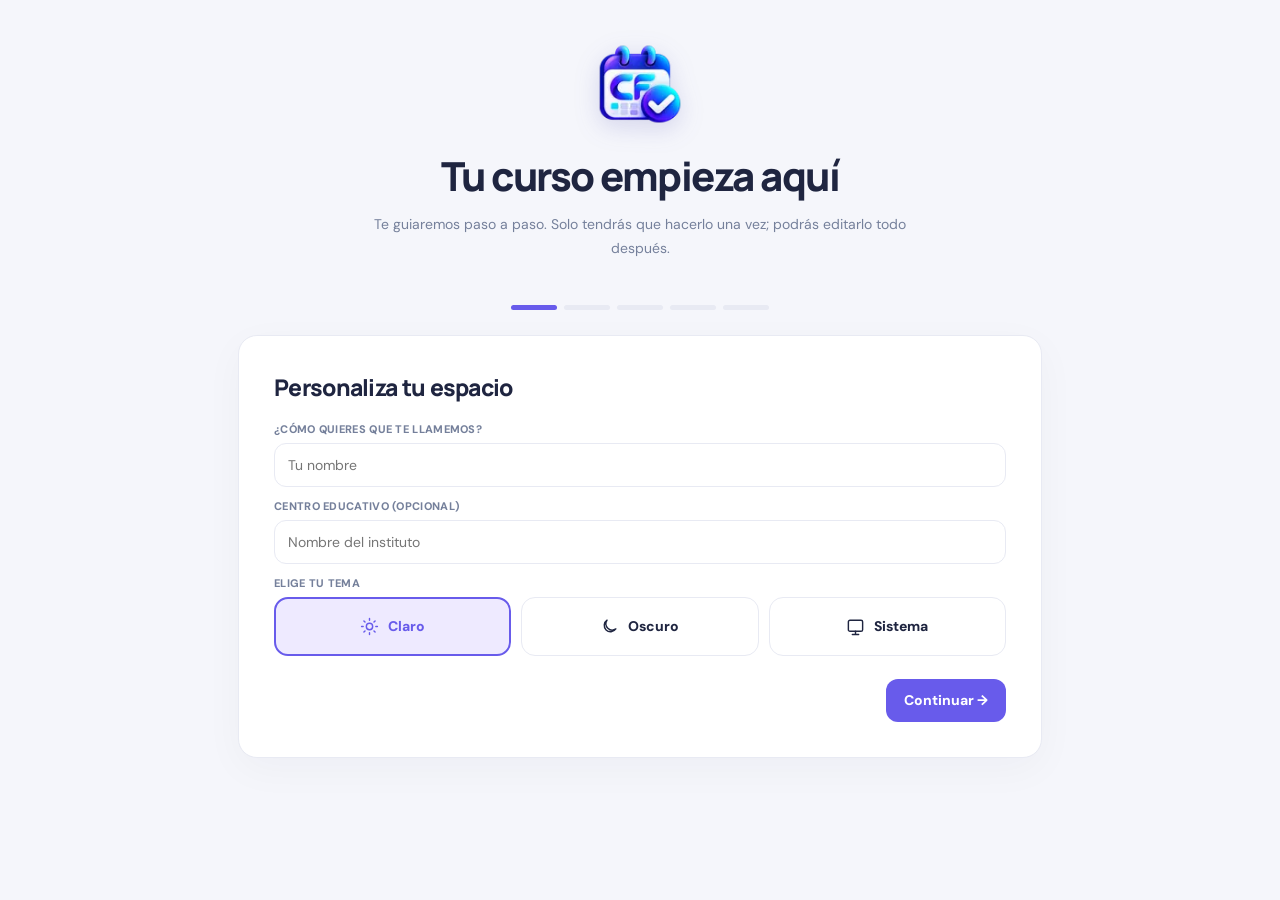
<file: index.html>
<!doctype html><html lang="es"><head><meta charset="utf-8"><meta name="viewport" content="width=device-width,initial-scale=1"><meta name="theme-color" content="#685beb"><title>ControlFaltas</title><link rel="manifest" href="./v2/manifest.webmanifest"><script>location.replace(new URL('./v2/',location.href).href);</script></head><body style="background:#f5f6fb;color:#262443;font-family:system-ui;text-align:center;padding:15vh 16px"><h1>ControlFaltas 2.0</h1><p>Abriendo tu aplicación actualizada…</p><p><a href="./v2/">Entrar en ControlFaltas 2.0</a></p><p style="font-size:13px"><a href="./classic.html">Volver a la versión anterior</a></p></body></html>
</file>
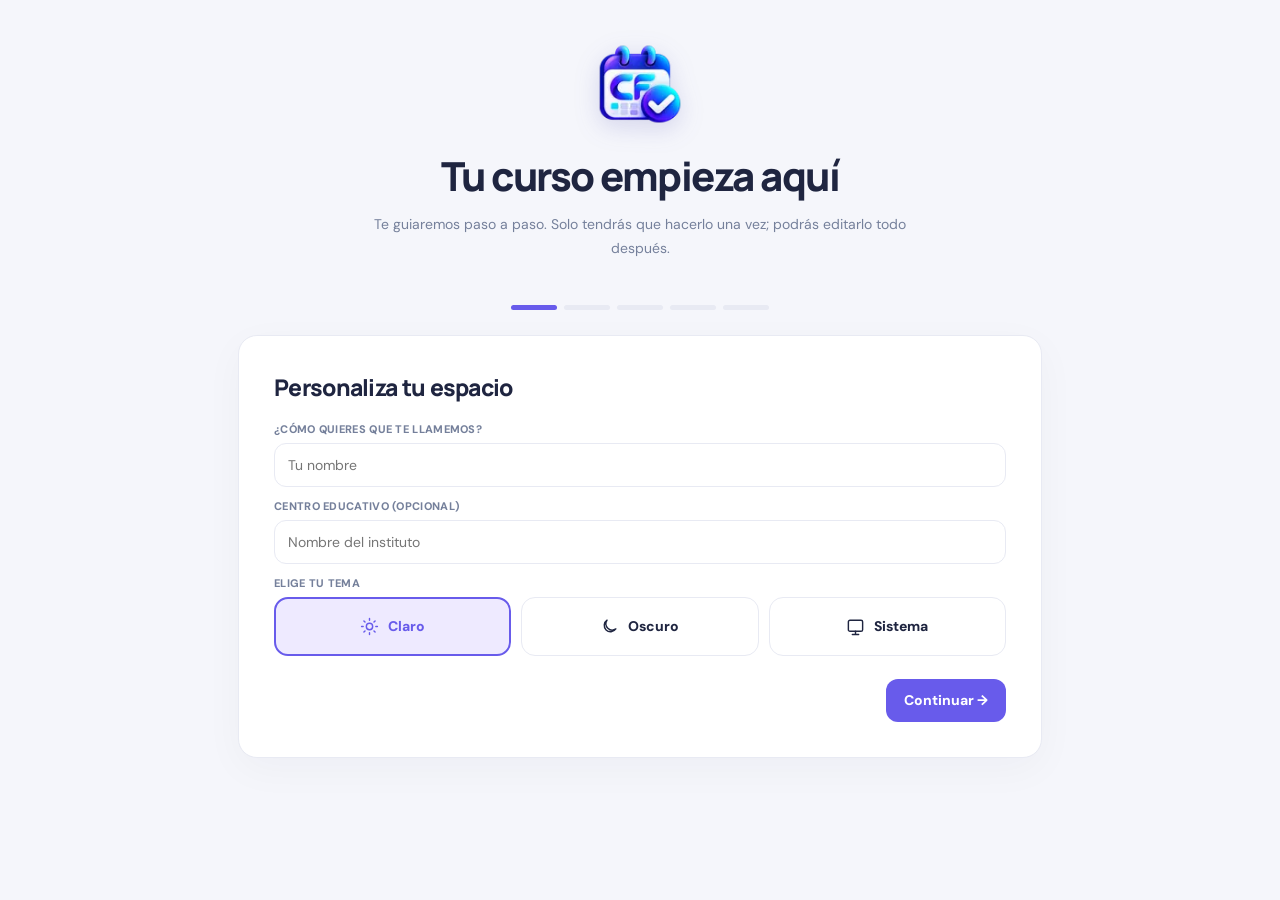
<file: v2/index.html>
<!doctype html>
<html lang="es"><head><meta charset="UTF-8"><meta name="viewport" content="width=device-width,initial-scale=1,viewport-fit=cover"><meta name="theme-color" content="#6457ea"><meta name="description" content="ControlFaltas. Organiza tu curso, asistencia y exámenes.">
<link rel="manifest" href="./manifest.webmanifest"><link rel="icon" href="./brand/cf-mark.svg"><link rel="apple-touch-icon" href="../icons/icon-192.png">
<meta name="apple-mobile-web-app-capable" content="yes"><meta name="apple-mobile-web-app-title" content="ControlFaltas">
<title>ControlFaltas · Tu curso, organizado</title><link rel="stylesheet" href="./styles.css"></head>
<body><div id="app"><div class="boot"><img class="brand-mark" src="./brand/cf-mark.svg" alt="ControlFaltas"><p>Preparando ControlFaltas…</p></div></div>
<div id="toast" role="status" aria-live="polite"></div>
<input id="backup-input" type="file" accept=".json,application/json" hidden>
<script defer src="./catalog.js"></script><script defer src="./schedule-import.js"></script><script defer src="./schedule-file-reader.js"></script><script defer src="./module-reconcile.js"></script><script defer src="./app.js"></script></body></html>
</file>
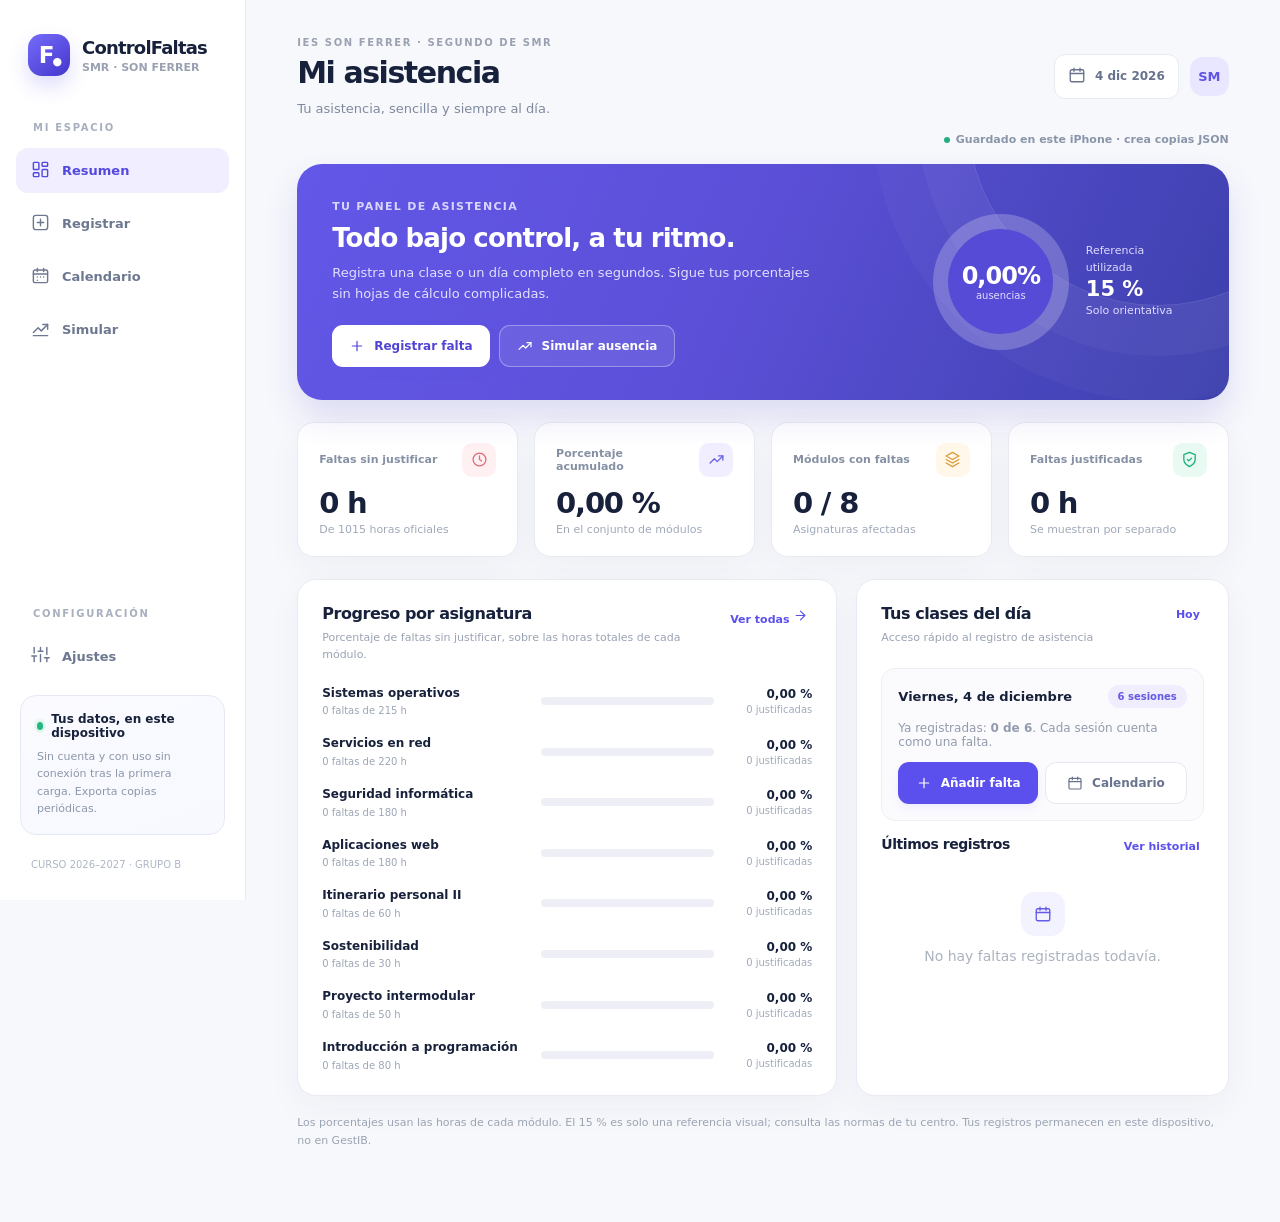
<file: classic.html>
<!DOCTYPE html>
<html lang="es">
<head>
  <meta charset="UTF-8">
  <meta name="viewport" content="width=device-width, initial-scale=1.0, viewport-fit=cover">
  <meta name="theme-color" content="#f7f8fc">
  <meta name="description" content="Registro de asistencia de 2.º de Sistemas Microinformáticos y Redes, IES Son Ferrer. Funciona sin internet.">
  <title>ControlFaltas SMR · iPhone</title>
  <link rel="manifest" href="./manifest.webmanifest">
  <link rel="icon" sizes="192x192" type="image/png" href="./icons/icon-192.png">
  <link rel="apple-touch-icon" sizes="180x180" href="./icons/apple-touch-icon.png">
  <meta name="apple-mobile-web-app-capable" content="yes">
  <meta name="apple-mobile-web-app-status-bar-style" content="default">
  <meta name="apple-mobile-web-app-title" content="ControlFaltas">
  <meta name="format-detection" content="telephone=no">
  <style>
  :root { --bg:#f7f8fc; --surface:#ffffff; --ink:#17213b; --muted:#7f899d; --line:#e9ebf2; --accent:#5b50ed; --accent-light:#eeedff; --green:#1aa779; --red:#ee6174; --amber:#d5952a; --shadow:0 12px 35px rgba(28,36,65,.045); --radius:20px; color-scheme:light; }
  *{box-sizing:border-box} html{scroll-behavior:smooth} body{margin:0;background:var(--bg);color:var(--ink);font-family:Inter,ui-sans-serif,system-ui,-apple-system,"Segoe UI",sans-serif;font-size:14px;-webkit-font-smoothing:antialiased}
  button,input,select{font:inherit} button{cursor:pointer} button:disabled{opacity:.48;cursor:default} button:focus-visible,input:focus-visible,select:focus-visible{outline:3px solid #b4afff;outline-offset:3px}
  .layout{display:grid;grid-template-columns:246px minmax(0,1fr);min-height:100vh}.sidebar{background:#fff;border-right:1px solid var(--line);padding:31px 16px 22px;display:flex;flex-direction:column;gap:8px;position:sticky;top:0;height:100vh;z-index:4}
  .brand{display:flex;align-items:center;gap:12px;padding:3px 12px 33px}.brand-logo{width:42px;height:42px;border-radius:14px;display:flex;align-items:center;justify-content:center;background:linear-gradient(142deg,#756cfa,#4536cc);color:#fff;font-size:23px;font-weight:840;letter-spacing:-3px;box-shadow:0 10px 20px #5b50ed31}.brand-title{font-size:18px;line-height:22px;font-weight:820;letter-spacing:-.8px}.brand-sub{color:#9aa2b2;font-size:11px;margin-top:2px;font-weight:620}
  .nav-caption{font-size:10px;color:#a8afbe;letter-spacing:1.7px;padding:0 17px;margin:5px 0 7px;text-transform:uppercase;font-weight:780}.nav-item{display:flex;align-items:center;gap:12px;height:45px;border:0;border-radius:12px;background:transparent;color:#6d7890;padding:0 15px;text-align:left;font-weight:650;font-size:13px;width:100%;transition:background .15s,color .15s}.nav-item .ic{width:19px;height:19px}.nav-item:hover{background:#f5f4ff;color:#4f46cb}.nav-item.active{background:#f0eeff;color:#5449dd}.nav-spacer{flex:1}.aside-status{border:1px solid #e6e9f3;background:linear-gradient(160deg,#fafaff,#f7f9ff);border-radius:16px;padding:16px;margin:8px 4px 8px}.aside-status-title{font-size:12px;font-weight:750;display:flex;align-items:center;gap:8px}.status-dot{display:inline-block;width:8px;height:8px;background:#21b981;border-radius:50%;box-shadow:0 0 0 3px #e4f7ee}.aside-status p{color:#8c97aa;font-size:11px;line-height:1.6;margin:8px 0 0}.aside-footer{padding:8px 15px;color:#aeb6c4;font-size:10px}
  .main{padding:37px min(4vw,56px) 60px;min-width:0;max-width:1660px;width:100%;margin:auto}.main-header{display:flex;align-items:center;justify-content:space-between;margin-bottom:30px;gap:20px}.eyebrow{color:#9aa2b1;font-weight:750;letter-spacing:1.6px;text-transform:uppercase;font-size:10px;margin:0 0 8px}.page-title{font-size:30px;font-weight:830;letter-spacing:-1.45px;line-height:1.15;margin:0}.page-sub{color:var(--muted);font-size:13px;margin:10px 0 0}.header-right{display:flex;align-items:center;gap:11px}.today-tag{display:flex;align-items:center;gap:9px;color:#68738e;background:#fff;border:1px solid var(--line);padding:11px 13px;border-radius:11px;font-weight:620;white-space:nowrap;font-size:12px}.circle-avatar{height:39px;width:39px;display:flex;align-items:center;justify-content:center;border-radius:13px;background:#e9e7ff;color:#6055e5;font-weight:800;font-size:13px}
  .btn{border:0;border-radius:11px;background:var(--accent);padding:12px 17px;color:white;font-weight:720;font-size:12px;display:inline-flex;gap:9px;align-items:center;justify-content:center;min-height:41px;white-space:nowrap;box-shadow:0 4px 10px #5b50ed16;transition:transform .15s,filter .15s}.btn:hover{filter:brightness(.96);transform:translateY(-1px)}.btn .ic{width:16px;height:16px}.btn.secondary{background:#fff;border:1px solid #e6e8f0;color:#68738f;box-shadow:none}.btn.outline-light{background:#ffffff22;border:1px solid #ffffff55;box-shadow:none}.btn.danger{background:#fff0f2;color:#c84a63;box-shadow:none}.btn.sm{padding:8px 11px;min-height:35px;font-size:11px}.btn:disabled{transform:none;filter:none}.muted{color:var(--muted)}.hidden{display:none!important}
  .hero{background:linear-gradient(114deg,#6257e7 0%,#5c50d9 45%,#3d40ac 100%);border-radius:25px;color:white;padding:33px 35px;display:flex;justify-content:space-between;align-items:center;gap:24px;position:relative;overflow:hidden;min-height:210px;box-shadow:0 17px 33px #5049c929}.hero:before{content:"";position:absolute;width:380px;height:380px;right:-120px;top:-240px;border:1px solid #ffffff24;border-radius:50%;box-shadow:0 0 0 50px #ffffff09,0 0 0 95px #ffffff07}.hero-info,.hero-right{z-index:1}.hero-kicker{color:#d9d5ff;font-weight:720;font-size:11px;letter-spacing:1.3px;text-transform:uppercase}.hero h2{font-size:26px;letter-spacing:-.85px;font-weight:790;line-height:1.25;margin:9px 0}.hero p{max-width:480px;line-height:1.6;font-size:13px;color:#e3e0ff;margin:0 0 20px}.hero-btns{display:flex;gap:9px;flex-wrap:wrap}.hero-btns .btn{background:#fff;color:#5144d3}.hero-btns .btn.outline-light{color:white;background:#ffffff15}.hero-right{display:flex;gap:17px;align-items:center;min-width:240px;justify-content:center}.hero-ring{width:136px;height:136px;display:grid;place-items:center;border-radius:50%;background:conic-gradient(#a8ffd8 0 5%,#ffffff35 5% 100%);flex-shrink:0}.hero-ring-inner{width:105px;height:105px;background:#554bd6;border-radius:50%;display:flex;flex-direction:column;align-items:center;justify-content:center}.hero-ring-inner strong{font-size:24px;letter-spacing:-1px}.hero-ring-inner span{font-size:10px;color:#e2deff}.hero-ring-caption{max-width:108px;line-height:1.5;font-size:11px;color:#dedbff}.hero-ring-caption strong{display:block;font-size:21px;color:#fff;line-height:1.3}
  .stats-grid{display:grid;grid-template-columns:repeat(4,minmax(0,1fr));gap:16px;margin:22px 0}.stat-card{background:#fff;border:1px solid var(--line);border-radius:17px;padding:20px 21px;box-shadow:var(--shadow);min-width:0}.stat-top{display:flex;justify-content:space-between;gap:12px;align-items:center}.stat-label{color:#8690a4;font-size:11px;font-weight:640}.stat-icon{display:grid;place-items:center;width:34px;height:34px;border-radius:10px;background:#f0eeff;color:#685fe0;flex-shrink:0}.stat-icon.red{background:#fff0f2;color:#e2697c}.stat-icon.green{background:#e9faf3;color:#1aae7d}.stat-icon.orange{background:#fff8ea;color:#db9a35}.stat-icon .ic{width:17px;height:17px}.stat-number{font-size:29px;font-weight:830;letter-spacing:-1.2px;margin-top:9px}.stat-detail{font-size:11px;color:#a0a9b9;margin-top:3px}
  .content-grid{display:grid;grid-template-columns:minmax(0,1.45fr) minmax(290px,1fr);gap:19px}.panel{background:#fff;border:1px solid var(--line);border-radius:19px;padding:24px;box-shadow:var(--shadow);min-width:0}.panel-header{display:flex;justify-content:space-between;gap:10px;align-items:flex-start;margin-bottom:22px}.panel-title{font-size:16px;letter-spacing:-.45px;font-weight:810;margin:0}.panel-sub{color:#9aa3b3;font-size:11px;margin:6px 0 0;line-height:1.6}.text-button{border:0;background:transparent;color:var(--accent);font-weight:760;font-size:11px;white-space:nowrap;padding:4px}.text-button:hover{text-decoration:underline}.mod-row{display:grid;grid-template-columns: minmax(90px,1fr) minmax(120px,.85fr) 83px;gap:15px;align-items:center;margin-bottom:20px}.mod-row:last-child{margin-bottom:0}.mod-name{font-size:12px;font-weight:720;line-height:1.3}.mod-count{color:#9ca6b5;font-size:10px;margin-top:4px}.progress{width:100%;height:8px;background:#eeeff6;border-radius:9px;overflow:hidden}.progress-fill{height:100%;border-radius:8px;background:linear-gradient(90deg,#8880fa,#5d52e7);transition:width .3s}.progress-fill.warn{background:linear-gradient(90deg,#f1b25c,#e78348)}.progress-fill.danger{background:linear-gradient(90deg,#ff808a,#e35067)}.mod-percent{text-align:right;font-size:12px;font-weight:800;white-space:nowrap}.mod-percent small{display:block;font-size:10px;font-weight:500;color:#a1abba;margin-top:3px}
  .day-card{border:1px solid #eeeff5;border-radius:14px;background:#fbfbfe;padding:16px;margin-bottom:15px}.day-head{display:flex;align-items:center;justify-content:space-between;gap:10px}.day-date{font-size:13px;font-weight:810}.pill{display:inline-flex;align-items:center;gap:5px;border-radius:20px;padding:6px 10px;background:#f0edff;color:#655ae2;font-weight:760;font-size:10px}.day-hours{margin:13px 0 0;font-size:12px;color:#929bad}.day-actions{display:flex;gap:7px;margin-top:13px;flex-wrap:wrap}.day-actions .btn{flex:1}
  .recent-row{display:flex;align-items:center;justify-content:space-between;gap:8px;padding:11px 0;border-bottom:1px solid #f0f1f5}.recent-row:last-child{border-bottom:0}.recent-dot{height:32px;width:32px;display:grid;place-items:center;border-radius:10px;background:#fff1f3;color:#dc6776;flex-shrink:0}.recent-text{min-width:0;flex:1}.recent-text b{display:block;font-size:11px;white-space:nowrap;overflow:hidden;text-overflow:ellipsis}.recent-text small{display:block;color:#a0a8ba;font-size:10px;margin-top:4px}.recent-badge{font-size:10px;color:#cb596b;background:#fff1f3;border-radius:7px;padding:5px 6px;white-space:nowrap}.recent-badge.just{background:#eafaf4;color:#1a9c73}
  .section-lead{color:#7e899e;line-height:1.65;margin:0 0 24px;font-size:13px}.register-grid{display:grid;grid-template-columns:minmax(0,1.35fr) minmax(300px,.75fr);gap:20px;align-items:start}.reg-top{display:flex;justify-content:space-between;align-items:center;gap:12px;flex-wrap:wrap}.date-controls{display:flex;align-items:center;gap:8px}.input-date{border:1px solid var(--line);border-radius:10px;padding:9px 10px;color:#55617b;background:#fff;min-height:42px;font-weight:650}.icon-btn{width:38px;height:38px;border:1px solid var(--line);border-radius:10px;background:#fff;color:#7f88a0;display:grid;place-items:center}.icon-btn .ic{width:18px;height:18px}.selected-date{font-size:18px;font-weight:820;margin:24px 0 5px;letter-spacing:-.5px}.reg-hint{color:#9ea6b6;font-size:12px;margin:0 0 21px}.slot-list{display:flex;flex-direction:column;gap:9px}.slot{width:100%;border:1px solid #eef0f5;border-radius:12px;background:white;padding:14px;display:flex;align-items:center;gap:14px;text-align:left;transition:background .16s,border .16s}.slot:hover{border-color:#c8c5ff;background:#fdfcff}.slot.checked{border-color:#cdc9ff;background:#f7f6ff}.slot.justified{border-color:#c0eee0;background:#f4fdf9}.slot.disabled{opacity:.6;cursor:default;background:#fafbfe}.slot-time{width:93px;flex-shrink:0;color:#778398;font-weight:730;font-size:12px}.slot-indicator{width:20px;height:20px;border:1.5px solid #d6dbe7;border-radius:7px;display:grid;place-items:center;color:#fff;flex-shrink:0}.checked .slot-indicator{background:#655aef;border-color:#655aef}.justified .slot-indicator{background:#21a979;border-color:#21a979}.slot-name{font-size:12px;font-weight:750;flex:1}.slot-tag{font-size:10px;font-weight:750;color:#a7aebc}.slot-tag.warn{color:#6758df}.slot-tag.just{color:#20aa7b}.reg-side .btn{width:100%;margin-top:9px}.field-label{display:block;font-size:11px;font-weight:780;color:#61708b;margin-bottom:10px}.select,.text-input,.number-input{width:100%;border:1px solid #e7eaf1;background:#fff;border-radius:11px;padding:12px;color:#2c3750;min-height:43px;outline:none}.select:focus,.text-input:focus,.number-input:focus{border-color:#a69eff}.micro-note{font-size:11px;color:#98a2b5;line-height:1.65;margin-top:14px}.divider{border:0;border-top:1px solid #eff0f5;margin:21px 0}.reg-summary{display:flex;justify-content:space-between;align-items:center;background:#f7f6ff;border-radius:12px;padding:14px 16px;margin:16px 0}.reg-summary strong{font-size:20px;color:#5c52db}.empty{padding:28px 12px;text-align:center;color:#abb3c0;line-height:1.6}.empty-icon{width:44px;height:44px;border-radius:14px;display:grid;place-items:center;margin:0 auto 9px;background:#f3f2ff;color:#655bea}
  .calendar-head{display:flex;align-items:center;justify-content:space-between;gap:14px;margin:4px 0 20px}.calendar-month{font-size:20px;font-weight:820;text-transform:capitalize;letter-spacing:-.5px}.calendar-arrows{display:flex;gap:8px}.calendar-grid{display:grid;grid-template-columns:repeat(7,minmax(0,1fr));gap:7px}.cal-weekday{text-align:center;color:#a0a8b9;font-size:11px;font-weight:800;padding:8px}.cal-day{min-height:92px;border:1px solid #eceef4;border-radius:12px;padding:10px;background:#fff;text-align:left;display:flex;flex-direction:column;justify-content:space-between;align-items:flex-start;color:#56627d}.cal-day:hover:not(:disabled){border-color:#a9a2fc;background:#faf9ff}.cal-day:disabled{opacity:.5}.cal-day.other{opacity:.35}.cal-day.today .cal-number{background:#6258e8;color:white;border-radius:9px;padding:5px 8px;margin:-5px -8px}.cal-day.selected{border:2px solid #7369f5;background:#f7f5ff}.cal-day.have{background:#fffbfc}.cal-day.have.selected{background:#faf7ff}.cal-day .cal-number{font-weight:760;font-size:13px;padding:5px 8px;margin:-5px -8px}.cal-marker{background:#fff0f1;color:#d45d6e;border-radius:7px;font-size:10px;font-weight:800;padding:6px 7px}.cal-marker.alljust{background:#e6f9f1;color:#17966c}.calendar-legend{display:flex;align-items:center;flex-wrap:wrap;gap:19px;margin-top:20px;color:#8d98ab;font-size:11px}.legend-dot{display:inline-block;width:9px;height:9px;border-radius:50%;margin-right:6px;background:#ef7784}.legend-dot.green{background:#49ba95}.cal-details{margin-top:21px;background:#f7f8fc;border-radius:13px;padding:19px}.cal-details-head{display:flex;justify-content:space-between;gap:12px;align-items:center}.cal-details-title{font-weight:770}.tiny-list{display:flex;flex-wrap:wrap;gap:8px;margin-top:12px}.tiny-chip{font-size:11px;background:#fff;border:1px solid #edf0f6;padding:8px 10px;border-radius:9px;color:#68748f}
  .simulate-settings{display:flex;flex-wrap:wrap;gap:14px;align-items:end}.setting-field{flex:1;min-width:155px}.sim-kpis{display:grid;grid-template-columns:repeat(3,1fr);gap:12px;margin:20px 0}.sim-kpi{padding:17px;background:#f7f7ff;border:1px solid #efedff;border-radius:13px}.sim-kpi small{font-size:10px;color:#8891ab}.sim-kpi strong{display:block;margin-top:6px;font-size:23px;letter-spacing:-.7px}.sim-result-row{display:flex;align-items:center;gap:12px;justify-content:space-between;padding:14px 0;border-bottom:1px solid #eef0f5}.sim-result-row:last-child{border:0}.sim-result-row strong{font-size:12px}.sim-result-row small{display:block;color:#abb3bf;margin-top:5px}.percent-shift{font-weight:820;font-size:14px;color:#665aeb;white-space:nowrap}
  .subject-grid{display:grid;grid-template-columns:repeat(2,minmax(0,1fr));gap:15px}.subject-card{padding:20px;border:1px solid #eaedf4;border-radius:15px;background:#fff}.subject-head{display:flex;justify-content:space-between;gap:10px;align-items:start}.subject-name{font-size:13px;font-weight:780;line-height:1.4}.subject-code{font-size:10px;color:#adacc6;font-weight:760;margin-bottom:7px}.subject-value{font-size:22px;font-weight:850;letter-spacing:-.7px;color:#5f56db}.subject-progress{margin:20px 0 13px}.subject-footer{display:flex;justify-content:space-between;color:#9aa5b6;font-size:10px;gap:5px}.subject-footer b{color:#728099}.footnote{color:#9ba4b3;font-size:11px;line-height:1.7;margin-top:18px}
  .settings-grid{display:grid;grid-template-columns:1fr 1fr;gap:18px}.form-row{margin-bottom:19px}.settings-table{width:100%;border-collapse:collapse}.settings-table th{text-align:left;font-size:10px;color:#9ba6b6;padding:10px 4px;border-bottom:1px solid #eef0f5}.settings-table td{padding:9px 4px;border-bottom:1px solid #f0f1f5;font-size:11px;font-weight:650}.settings-table .number-input{padding:8px 7px;border-radius:8px;min-height:35px;max-width:91px;font-size:12px}.settings-table td:last-child{text-align:right}.settings-table th:last-child{text-align:right}.settings-actions{display:flex;flex-wrap:wrap;gap:8px}.small-help{font-size:11px;color:#8996ad;line-height:1.7;margin:11px 0 0}.save-tag{font-size:10px;color:#23a47b;background:#eafaf4;border-radius:15px;padding:7px 11px;white-space:nowrap}
  .toast{position:fixed;right:24px;bottom:23px;background:#222942;color:#fff;padding:13px 17px;border-radius:12px;font-weight:650;font-size:12px;box-shadow:0 12px 28px #1c234337;z-index:40;opacity:0;transform:translateY(12px);pointer-events:none;transition:.25s}.toast.visible{opacity:1;transform:translateY(0)}.toast.error{background:#bd3854}.save-indicator{font-size:11px;color:#8a95aa;font-weight:600;display:flex;align-items:center;gap:6px;min-height:18px}.save-indicator .status-dot{width:6px;height:6px;box-shadow:none}.mobile-menu{display:none}.switcher-line{display:flex;align-items:center;gap:9px;flex-wrap:wrap}.short-hint{display:inline-block;font-size:11px;color:#9aa3b6;margin-top:9px}
  @media(max-width:1100px){.layout{grid-template-columns:210px minmax(0,1fr)}.sidebar{padding:25px 10px}.main{padding:29px 25px 50px}.content-grid{grid-template-columns:1fr}.hero-right{min-width:180px}.stats-grid{grid-template-columns:repeat(2,1fr)}.mod-row{grid-template-columns:minmax(100px,1fr) minmax(110px,1fr) 79px}.register-grid{grid-template-columns:1fr}}
  @media(max-width:720px){.layout{display:block}.sidebar{height:auto;padding:11px 13px;position:sticky;top:0;display:flex;flex-direction:row;align-items:center;overflow-x:auto;box-shadow:0 5px 20px #17213b0d;gap:3px}.brand{padding:0 11px 0 2px;flex-shrink:0}.brand-logo{width:33px;height:33px;font-size:18px;border-radius:10px}.brand-title{font-size:13px;line-height:15px}.brand-sub{font-size:9px}.nav-caption,.nav-spacer,.aside-status,.aside-footer{display:none}.nav-item{height:38px;min-width:39px;padding:0 11px;white-space:nowrap;width:auto;font-size:11px;gap:6px}.nav-item .ic{width:16px;height:16px}.main{padding:23px 14px 55px}.main-header{margin-bottom:21px;align-items:start}.page-title{font-size:24px}.header-right{display:none}.hero{padding:24px;min-height:0;border-radius:18px}.hero h2{font-size:22px}.hero-right{display:none}.stats-grid{gap:9px;margin:13px 0}.stat-card{padding:14px}.stat-number{font-size:24px}.stat-label{font-size:10px}.stat-detail{font-size:10px}.stat-icon{width:28px;height:28px}.panel{padding:17px;border-radius:15px}.content-grid{gap:13px}.mod-row{grid-template-columns:minmax(90px,1fr) minmax(60px,.65fr) 67px;gap:8px}.mod-name{font-size:11px}.calendar-grid{gap:4px}.cal-day{min-height:61px;border-radius:8px;padding:6px}.cal-number{font-size:11px!important}.cal-marker{font-size:9px;padding:4px}.calendar-month{font-size:17px}.subject-grid,.settings-grid{grid-template-columns:1fr}.slot{padding:12px 10px;gap:9px}.slot-time{width:79px;font-size:10px}.slot-name{font-size:11px}.slot-tag{font-size:9px}.sim-kpis{grid-template-columns:1fr 1fr}.sim-kpi:last-child{grid-column:span 2}.date-controls{flex-wrap:wrap}}
  @media(max-width:440px){.sidebar{padding:9px 5px}.brand-title,.brand-sub,.nav-item span{display:none}.brand{padding-right:10px}.nav-item{min-width:40px;padding:0 10px}.page-title{font-size:23px}.hero-btns .btn{padding:10px}.stats-grid{grid-template-columns:repeat(2,1fr)}.reg-top{align-items:stretch}}
  @media(prefers-reduced-motion:reduce){*,*:before,*:after{scroll-behavior:auto!important;animation:none!important;transition:none!important}}

  /* iPhone: controles táctiles, navegación inferior y zonas seguras */
  :root{--iphone-safe-bottom:env(safe-area-inset-bottom,0px)}
  button,select,input{-webkit-tap-highlight-color:transparent}
  input,select{font-size:16px}
  body{overscroll-behavior-y:none}
  .iphone-install-help{background:#fff;border:1px solid #dcdfff;border-radius:16px;padding:15px 16px;margin:0 0 18px;line-height:1.55;display:none;box-shadow:var(--shadow)}
  .iphone-install-help strong{display:block;font-size:13px;margin-bottom:5px;color:#4f45bf}
  .iphone-install-help p{font-size:12px;color:#68738e;margin:0}
  @media (max-width:720px){
    body{font-size:14px}
    .layout{display:block;min-height:100dvh}
    .sidebar{display:flex;position:fixed;top:auto;bottom:0;left:0;right:0;overflow:visible;height:calc(65px + var(--iphone-safe-bottom));width:100%;padding:5px max(8px,env(safe-area-inset-right)) calc(5px + var(--iphone-safe-bottom)) max(8px,env(safe-area-inset-left));background:#fff;border:0;border-top:1px solid var(--line);border-radius:0;box-shadow:0 -8px 30px #10173313;z-index:18;flex-flow:row nowrap;gap:2px;justify-content:space-around}
    .sidebar .brand,.sidebar .nav-caption,.sidebar .nav-spacer,.sidebar .aside-status,.sidebar .aside-footer{display:none!important}
    .sidebar [data-nav="modulos"]{display:flex}
    .sidebar .nav-item{display:flex;flex:1;flex-direction:column;min-width:0;max-width:none;width:auto;height:53px;border-radius:13px;padding:5px 0;justify-content:center;align-items:center;gap:4px;font-size:10px;line-height:1.05;text-align:center}
    .sidebar .nav-item span{display:inline!important}
    .sidebar .nav-item .ic{height:21px;width:21px}
    .sidebar .nav-item.active{color:#574bda;background:#f1efff}
    .main{padding:calc(22px + env(safe-area-inset-top,0px)) 15px calc(97px + var(--iphone-safe-bottom));}
    .main-header{margin-bottom:18px}
    .page-title{font-size:27px}
    .hero{padding:25px 21px}
    .hero h2{font-size:23px}
    .btn{min-height:44px}
    .icon-btn{min-width:43px;min-height:43px}
    .slot{min-height:67px}
    .slot-time{width:81px;flex-shrink:0}
    .slot-name{min-width:0;overflow-wrap:break-word}
    .stat-card{padding:15px}
    .toast{bottom:calc(75px + var(--iphone-safe-bottom));left:14px;right:14px;transform:translateY(10px)}
    .settings-table{table-layout:auto;min-width:0}.settings-table td{overflow-wrap:anywhere}
    .settings-table td:first-child{max-width:130px}
    .settings-table .number-input{max-width:72px;width:100%}
    .iphone-install-help{display:block}
    .is-installed .iphone-install-help{display:none}
    .hero-btns{gap:8px}.hero-btns .btn{flex:1}
    .cal-day{min-width:0;overflow:hidden}.cal-marker{font-size:8px;white-space:nowrap;padding:3px 2px}
  }
  @media(max-width:380px){.sidebar .nav-item{font-size:9px}.main{padding-left:11px;padding-right:11px}.panel{padding:14px}.slot-time{width:73px}}
  
 html[data-theme="dark"]{color-scheme:dark;--line:#293347;--shadow:0 10px 30px #0002}
 html[data-theme="dark"] body{background:#0d1320;color:#ecf1fb}
 html[data-theme="dark"] .main,html[data-theme="dark"] .sidebar,html[data-theme="dark"] .panel,html[data-theme="dark"] .stat-card,html[data-theme="dark"] .iphone-install-help{background:#151e2d!important;color:#edf2ff!important;border-color:#303b50!important}
 html[data-theme="dark"] .sidebar .nav-item,html[data-theme="dark"] .page-title,html[data-theme="dark"] h1,html[data-theme="dark"] h2,html[data-theme="dark"] h3,html[data-theme="dark"] .panel-title,html[data-theme="dark"] .mod-name,html[data-theme="dark"] .stat-number{color:#f3f5ff!important}
 html[data-theme="dark"] .hero{background:linear-gradient(130deg,#353374,#6252c5)!important}
 html[data-theme="dark"] .text-input,html[data-theme="dark"] .number-input,html[data-theme="dark"] .select,html[data-theme="dark"] .input-date,html[data-theme="dark"] input{background:#202c40!important;color:#f1f5ff!important;border-color:#3e4b62!important}
 html[data-theme="dark"] .cal-day,html[data-theme="dark"] .slot,html[data-theme="dark"] .day-card,html[data-theme="dark"] .sim-kpi,html[data-theme="dark"] .reg-summary,html[data-theme="dark"] .recent-row{background:#202a3b!important;color:#edf2ff!important;border-color:#3b4860!important}
 html[data-theme="dark"] .muted,html[data-theme="dark"] .panel-sub,html[data-theme="dark"] .small-help,html[data-theme="dark"] .stat-detail,html[data-theme="dark"] .field-label{color:#aab7cd!important}
 html[data-theme="dark"] .sidebar .nav-item.active{background:#393461!important;color:white!important}
 .personalization{margin-bottom:18px}.schedule-edit-row{display:flex;align-items:center;gap:12px;margin:9px 0}.schedule-edit-row>span{flex:0 0 105px;font-size:12px;color:#8c97ac}.schedule-edit-row select{flex:1;min-width:0}.shortcut-wrap{display:flex;flex-wrap:wrap;gap:10px}.shortcut-wrap label{border:1px solid var(--line);border-radius:12px;padding:10px 12px;font-size:12px}
 </style>
</head>
<body>
<div class="layout">
 <aside class="sidebar" id="sidebar">
   <div class="brand"><div class="brand-logo">F<span style="font-size:11px;align-self:flex-end;margin:0 0 8px 1px">●</span></div><div><div class="brand-title">ControlFaltas</div><div class="brand-sub">SMR · SON FERRER</div></div></div>
   <div class="nav-caption">Mi espacio</div>
   <button class="nav-item active" data-nav="resumen"><span data-icon="layout-dashboard"></span><span>Resumen</span></button>
   <button class="nav-item" data-nav="registrar"><span data-icon="plus-square"></span><span>Registrar</span></button>
   <button class="nav-item" data-nav="calendario"><span data-icon="calendar-days"></span><span>Calendario</span></button>
   <button class="nav-item" data-nav="simular"><span data-icon="chart-no-axes-combined"></span><span>Simular</span></button>
   <button class="nav-item" data-nav="modulos"><span data-icon="book-open"></span><span>Asignaturas</span></button>
   <div class="nav-spacer"></div><div class="nav-caption">Configuración</div>
   <button class="nav-item" data-nav="ajustes"><span data-icon="settings-2"></span><span>Ajustes</span></button>
   <div class="aside-status"><div class="aside-status-title"><span class="status-dot"></span> Tus datos, en este dispositivo</div><p>Sin cuenta y con uso sin conexión tras la primera carga. Exporta copias periódicas.</p></div>
   <div class="aside-footer">CURSO 2026–2027 · GRUPO B</div>
 </aside>
 <main class="main"><header class="main-header"><div><p class="eyebrow">IES SON FERRER · SEGUNDO DE SMR</p><h1 id="view-title" class="page-title">Mi asistencia</h1><p id="view-sub" class="page-sub">Un resumen claro de tus clases y tus faltas.</p></div><div class="header-right"><div class="today-tag"><span data-icon="calendar"></span><span id="header-today"></span></div><div class="circle-avatar" id="avatar">SM</div></div></header><div class="save-indicator" id="save-state" style="justify-content:flex-end;margin:-15px 0 15px"><span class="status-dot"></span>Iniciando...</div><div id="iphone-install-help" class="iphone-install-help"><strong>Instálala en tu iPhone</strong><p>Abre esta web en Safari, pulsa <b>Compartir</b> → <b>Añadir a pantalla de inicio</b> y activa <b>Abrir como app web</b>. Al instalar, podrás usarla también sin conexión después de cargarla una vez.</p></div><div id="view"></div></main>
</div>
<div id="toast" class="toast" role="status" aria-live="polite"></div>
<input type="file" id="import-file" accept=".json,application/json" hidden>
<script>
'use strict';
let MODULES = [
 {id:'sor',name:'Sistemas operativos en red',short:'Sistemas operativos',hours:215,code:'SOR'},
 {id:'sr',name:'Servicios en red',short:'Servicios en red',hours:220,code:'SER'},
 {id:'si',name:'Seguridad informática',short:'Seguridad informática',hours:180,code:'SEG'},
 {id:'web',name:'Aplicaciones web',short:'Aplicaciones web',hours:180,code:'WEB'},
 {id:'ip',name:'Itinerario personal para la empleabilidad II',short:'Itinerario personal II',hours:60,code:'IPE II'},
 {id:'sost',name:'Sostenibilidad aplicada al sistema productivo',short:'Sostenibilidad',hours:30,code:'SOST'},
 {id:'proj',name:'Proyecto intermodular',short:'Proyecto intermodular',hours:50,code:'PROY'},
 {id:'prog',name:'Introducción a la programación (optativa)',short:'Introducción a programación',hours:80,code:'PROG'}
];
// Orden exacto de la captura de horario. Miércoles: tutoría independiente, NO se cuenta como falta de módulo.
const DAYS = ['Lunes','Martes','Miércoles','Jueves','Viernes','Sábado','Domingo'];
let SCHEDULE = [
 [['15:05','16:00','si'],['16:00','16:55','ip'],['16:55','17:50','sor'],['18:15','19:10','sor'],['19:10','20:05','sr'],['20:05','21:00','sr']],
 [['15:05','16:00','sr'],['16:00','16:55','sr'],['16:55','17:50','web'],['18:15','19:10','web'],['19:10','20:05','sor'],['20:05','21:00','sor']],
 [['14:05','15:00','sor'],['15:05','16:00',null],['16:00','16:55','sr'],['16:55','17:50','sr'],['18:15','19:10','prog'],['19:10','20:05','si'],['20:05','21:00','si']],
 [['15:05','16:00','ip'],['16:00','16:55','sor'],['17:00','17:55','sor'],['18:15','19:10','prog'],['19:10','20:05','web'],['20:05','21:00','web']],
 [['15:05','16:00','web'],['16:00','16:55','sost'],['16:55','17:50','si'],['17:50','18:45','si'],['19:10','20:05','proj'],['20:05','21:00','sr']]
];
const ICON_PATHS = {
 'layout-dashboard':'<rect x="3" y="3" width="7" height="9" rx="1"/><rect x="14" y="3" width="7" height="5" rx="1"/><rect x="14" y="12" width="7" height="9" rx="1"/><rect x="3" y="16" width="7" height="5" rx="1"/>',
 'plus-square':'<rect x="3" y="3" width="18" height="18" rx="3"/><path d="M12 8v8M8 12h8"/>',
 'calendar-days':'<rect x="3" y="5" width="18" height="16" rx="2"/><path d="M16 3v4M8 3v4M3 10h18M8 14h.01M12 14h.01M16 14h.01M8 18h.01"/>',
 'chart-no-axes-combined':'<path d="m3 17 6-6 4 4 8-8"/><path d="M15 7h6v6"/><path d="M3 21h18"/>',
 'book-open':'<path d="M12 7v14M3 18V4.5a1.5 1.5 0 0 1 1.5-1.5H8a4 4 0 0 1 4 4 4 4 0 0 1 4-4h3.5A1.5 1.5 0 0 1 21 4.5V18a2 2 0 0 0-2-2h-3a4 4 0 0 0-4 4 4 4 0 0 0-4-4H5a2 2 0 0 0-2 2z"/>',
 'settings-2':'<path d="M4 21v-7m0-4V3m8 18v-9m0-4V3m8 18v-5m0-4V3M1 14h6m2-6h6m2 8h6"/>',
 'calendar':'<rect x="3" y="5" width="18" height="16" rx="2"/><path d="M16 3v4M8 3v4M3 10h18"/>',
 'arrow-right':'<path d="M5 12h14m-7-7 7 7-7 7"/>',
 'chevron-right':'<path d="m9 18 6-6-6-6"/>',
 'chevron-left':'<path d="m15 18-6-6 6-6"/>',
 'check':'<path d="m20 6-11 11-5-5"/>',
 'clock':'<circle cx="12" cy="12" r="9"/><path d="M12 7v5l3 2"/>',
 'alert-circle':'<circle cx="12" cy="12" r="10"/><path d="M12 8v4M12 16h.01"/>',
 'trending-up':'<path d="m3 17 6-6 4 4 8-8"/><path d="M15 7h6v6"/>',
 'layers':'<path d="m12 2 9 5-9 5-9-5 9-5zM3 12l9 5 9-5M3 17l9 5 9-5"/>',
 'plus':'<path d="M12 5v14M5 12h14"/>',
 'download':'<path d="M12 3v12m-5-5 5 5 5-5M4 17v4h16v-4"/>',
 'upload':'<path d="M12 16V4m-5 5 5-5 5 5M4 17v4h16v-4"/>',
 'trash':'<path d="M3 6h18M8 6V4h8v2m3 0-1 15H6L5 6M10 10v7M14 10v7"/>',
 'shield-check':'<path d="M12 22s8-4 8-10V5l-8-3-8 3v7c0 6 8 10 8 10z"/><path d="m9 12 2 2 4-4"/>',
 'file-text':'<path d="M14 2H6a2 2 0 0 0-2 2v16a2 2 0 0 0 2 2h12a2 2 0 0 0 2-2V8z"/><path d="M14 2v6h6M8 13h8M8 17h8"/>',
 'user':'<circle cx="12" cy="8" r="4"/><path d="M4 21c0-5 16-5 16 0"/>'
};
function ico(id,size=18){return `<svg class="ic" width="${size}" height="${size}" viewBox="0 0 24 24" fill="none" stroke="currentColor" stroke-width="1.8" stroke-linecap="round" stroke-linejoin="round" aria-hidden="true">${ICON_PATHS[id]||ICON_PATHS.check}</svg>`;}
function replaceIcons(root=document){root.querySelectorAll('[data-icon]').forEach(el=>{el.innerHTML=ico(el.dataset.icon);});}
const byId=id=>document.getElementById(id);
function safe(v){return String(v??'').replace(/[&<>"']/g,ch=>({'&':'&amp;','<':'&lt;','>':'&gt;','"':'&quot;',"'":'&#39;'}[ch]));}
function localISO(d=new Date()){const y=d.getFullYear();return `${y}-${String(d.getMonth()+1).padStart(2,'0')}-${String(d.getDate()).padStart(2,'0')}`;}
function dateObj(iso){const p=String(iso).split('-').map(Number);return new Date(p[0],p[1]-1,p[2],12,0,0);}
function dayIndex(iso){return (dateObj(iso).getDay()+6)%7;}
function plusDays(iso,n){let d=dateObj(iso);d.setDate(d.getDate()+n);return localISO(d);}
function fmtDate(iso,opts={weekday:'long',day:'numeric',month:'long'}){return new Intl.DateTimeFormat('es-ES',opts).format(dateObj(iso));}
function nfmt(n,max=2){return new Intl.NumberFormat('es-ES',{minimumFractionDigits:max,maximumFractionDigits:max}).format(n);}
function moduleOf(id){return MODULES.find(m=>m.id===id);}
const ORIGINAL_MODULES=MODULES.map(m=>({...m}));
const ORIGINAL_SCHEDULE=SCHEDULE.map(d=>d.map(sl=>[...sl]));
function applyPersonalization(v){
 MODULES=ORIGINAL_MODULES.map(m=>({...m}));SCHEDULE=ORIGINAL_SCHEDULE.map(d=>d.map(sl=>[...sl]));
 const names=v?.customNames||{};for(const m of MODULES){if(typeof names[m.id]==='string'&&names[m.id].trim())m.short=names[m.id].trim().slice(0,65),m.name=m.short;}
 if(Array.isArray(v?.customSchedule)&&v.customSchedule.length===5){
  const allowed=new Set(MODULES.map(m=>m.id));
  SCHEDULE=v.customSchedule.map((day,di)=>Array.isArray(day)&&day.length<=12?day.map((slot,si)=>Array.isArray(slot)&&slot.length>=3&&/^\d{2}:\d{2}$/.test(slot[0])&&/^\d{2}:\d{2}$/.test(slot[1])&&(slot[2]===null||allowed.has(slot[2]))?[slot[0],slot[1],slot[2]]:ORIGINAL_SCHEDULE[di][si]||['15:00','15:55',null]):ORIGINAL_SCHEDULE[di].map(sl=>[...sl]));
 }
 document.documentElement.dataset.theme=['dark','light'].includes(v?.theme)?v.theme:'light';
}
function personalFields(v){const names={};for(const m of ORIGINAL_MODULES){const value=v?.customNames?.[m.id];if(typeof value==='string'&&value.trim())names[m.id]=value.trim().slice(0,65);}return {theme:v?.theme==='dark'?'dark':'light',customNames:names,customSchedule:(Array.isArray(v?.customSchedule)&&v.customSchedule.length===5?v.customSchedule:SCHEDULE).map(day=>day.map(slot=>[...slot])),hiddenModules:Array.isArray(v?.hiddenModules)?v.hiddenModules.filter(id=>ORIGINAL_MODULES.some(m=>m.id===id)):[],quickAccess:Array.isArray(v?.quickAccess)?v.quickAccess.filter(x=>['resumen','registrar','calendario','simular','modulos','ajustes'].includes(x)).slice(0,6):['resumen','registrar','calendario','simular','ajustes']};}
function personalPanel(){return ocrPanel()+`<section class="panel personalization"><h3 class="panel-title">Personalización avanzada</h3><p class="panel-sub">Cada dispositivo conserva sus propios nombres, horario y estilo.</p><div class="form-row"><label class="field-label">APARIENCIA</label><select class="select" id="custom-theme"><option value="light" ${state.theme!=='dark'?'selected':''}>Claro</option><option value="dark" ${state.theme==='dark'?'selected':''}>Oscuro</option></select></div><h3 class="panel-title">Nombres de asignaturas</h3><p class="small-help">Puedes cambiar el nombre de cada asignatura sin perder tus faltas.</p>${MODULES.map(m=>`<div class="form-row"><label class="field-label" for="custom-name-${m.id}">${safe(m.code)}</label><input class="text-input" maxlength="65" id="custom-name-${m.id}" value="${safe(m.short)}"></div>`).join('')}<h3 class="panel-title">Ocultar módulos</h3><p class="small-help">Ocultar un módulo no elimina sus faltas: podrás recuperarlo en cualquier momento.</p><div class="shortcut-wrap">${MODULES.map(m=>`<label><input type="checkbox" class="hide-module" value="${m.id}" ${state.hiddenModules?.includes(m.id)?'checked':''}> Ocultar ${safe(m.short)}</label>`).join('')}</div><h3 class="panel-title">Tu horario semanal</h3><p class="small-help">Cambia la asignatura de cada sesión. Conservamos sus horas de inicio y fin y tus registros anteriores.</p><div class="form-row"><label class="field-label">DÍA A EDITAR</label><select class="select" id="custom-day">${DAYS.slice(0,5).map((d,i)=>`<option value="${i}" ${i===editingDay?'selected':''}>${d}</option>`).join('')}</select></div><div id="custom-day-slots">${scheduleEditor()}</div><h3 class="panel-title" style="margin-top:25px">Accesos rápidos</h3><p class="small-help">Elige las cinco pestañas de la barra inferior (Resumen y Ajustes siempre visibles).</p><div class="shortcut-wrap">${['registrar','calendario','simular','modulos'].map(id=>`<label><input type="checkbox" class="quick-checkbox" value="${id}" ${state.quickAccess.includes(id)?'checked':''}> ${safe(pageData[id][0])}</label>`).join('')}</div><div class="settings-actions" style="margin-top:20px"><button class="btn" data-act="save-personal">${ico('check')} Guardar personalización</button><button class="btn secondary" data-act="restore-personal">Restaurar personalización inicial</button></div><p class="small-help">Antes de cambiar el horario con faltas registradas, descarga una copia. Las faltas existentes conservarán la asignatura que tenían al registrarse.</p></section>`;}

let ocrDraft=null;
function ocrPanel(){return '<section class="panel" style="margin-bottom:18px"><h3 class="panel-title">Importar horario desde foto o documento</h3><p class="small-help">Sube una imagen, PDF, Word (.docx), Excel (.xlsx), CSV o TXT con los días de lunes a viernes. Los documentos con tablas suelen leerse mejor que las fotografías. Se analiza en tu dispositivo; algunos formatos necesitan internet para cargar el lector. Revisa siempre el resultado.</p><input type="file" id="timetable-photo" accept="image/*,.pdf,.docx,.xlsx,.xls,.csv,.txt" class="text-input" style="margin:12px 0"><button class="btn" data-act="read-timetable">Analizar horario</button><p class="small-help" id="ocr-status" aria-live="polite">El archivo se analiza en tu dispositivo y no se sube a GitHub ni se almacena.</p><div id="ocr-review"></div></section>';}
function ocrStatus(t){const el=byId('ocr-status');if(el)el.textContent=t;}
function simplifyWord(s){return String(s||'').toLowerCase().normalize('NFD').replace(/[\u0300-\u036f]/g,'').replace(/[^a-z0-9]/g,'');}
function guessModule(s){const t=simplifyWord(s);if(!t)return null;if(/tutoria|recreo|descanso|patio/.test(t))return null;let choice=null,score=0;for(const m of MODULES){for(const v of [m.short,m.name,m.code]){let w=simplifyWord(v);let sc=t===w?100:t.includes(w)&&w.length>=3?70:w.includes(t)&&t.length>=4?50:0;if(sc>score){score=sc;choice=m.id;}}}return score>=50?choice:null;}
function ocrPreview(){const host=byId('ocr-review');if(!host||!ocrDraft)return;host.innerHTML='<h3 class="panel-title" style="margin:18px 0">Revisa el resultado antes de guardar</h3><p class="small-help">Selecciona la materia correcta en cada hora; los guiones son sesiones sin asignar. La importación utiliza las franjas horarias existentes de la aplicación.</p><div style="overflow-x:auto"><table class="settings-table"><thead><tr><th>Hora</th>'+DAYS.slice(0,5).map(d=>'<th>'+d+'</th>').join('')+'</tr></thead><tbody>'+Array.from({length:Math.max(...ocrDraft.map(x=>x.length))},(_,i)=>'<tr><td>'+(SCHEDULE[0][i]?.[0]||'Sesión '+(i+1))+'</td>'+ocrDraft.map((d,day)=>'<td>'+(d[i]===undefined?'—':'<select class="select ocr-choice" data-ocr-day="'+day+'" data-ocr-slot="'+i+'"><option value="">Sin clase</option>'+MODULES.map(m=>'<option value="'+m.id+'" '+(d[i]===m.id?'selected':'')+'>'+safe(m.short)+'</option>').join('')+'</select>')+'</td>').join('')+'</tr>').join('')+'</tbody></table></div><p class="small-help">Si aparecen materias nuevas, primero renombra las asignaturas desde Personalización avanzada. Revisa también las horas totales de curso.</p><button class="btn" data-act="apply-timetable" style="margin-top:15px">Confirmar e importar horario</button> <button class="btn secondary" data-act="cancel-timetable">Cancelar</button>';}
function ensureOCR(){return new Promise((resolve,reject)=>{if(window.Tesseract)return resolve();const sc=document.createElement('script');sc.src='https://cdn.jsdelivr.net/npm/tesseract.js@5/dist/tesseract.min.js';sc.onload=resolve;sc.onerror=()=>reject(Error('No se pudo cargar OCR. Revisa tu conexión.'));document.head.appendChild(sc);});}
async function readTimetable(){const file=byId('timetable-photo')?.files?.[0];if(!file){ocrStatus('Elige una foto o documento del horario.');return;}if(!file.type.startsWith('image/')&&!/\.(png|jpe?g|webp|gif|bmp|heic)$/i.test(file.name)){if(!window.readDocumentTimetable){ocrStatus('El lector de documentos no está cargado. Recarga la página.');return;}return window.readDocumentTimetable(file);}if(file.size>12000000){ocrStatus('La imagen debe ocupar menos de 12 MB.');return;}try{ocrStatus('Cargando reconocimiento de texto...');await ensureOCR();ocrStatus('Analizando imagen en tu dispositivo. Puede tardar un minuto...');const worker=await Tesseract.createWorker('spa+eng');let result;try{result=await worker.recognize(file);}finally{await worker.terminate();}
const words=(result.data.words||[]).filter(w=>String(w.text||'').trim()&&w.bbox).map(w=>({s:w.text.trim(),x:(w.bbox.x0+w.bbox.x1)/2,y:(w.bbox.y0+w.bbox.y1)/2}));if(words.length<10)throw Error('No se reconoce suficiente texto. Prueba una imagen más nítida.');
const dayRx=[/^lun/i,/^mar/i,/^mie|^mi[eé]/i,/^jue/i,/^vie/i];const xs=dayRx.map(rx=>{let matches=words.filter(w=>rx.test(simplifyWord(w.s)));return matches.length?matches.reduce((a,w)=>a+w.x,0)/matches.length:null;});if(xs.filter(x=>x!==null).length<3)throw Error('No detecto las columnas de los días. Necesito una foto frontal con lunes a viernes.');
const known=xs.map((x,i)=>x===null?null:{i,x}).filter(Boolean);for(let i=0;i<5;i++){if(xs[i]!==null)continue;let before=known.filter(v=>v.i<i).at(-1),after=known.find(v=>v.i>i);if(before&&after)xs[i]=before.x+(after.x-before.x)*(i-before.i)/(after.i-before.i);else if(before)xs[i]=before.x+(i-before.i)*(known[1]?.x-known[0]?.x||130);else xs[i]=after.x-(after.i-i)*(known[1]?.x-known[0]?.x||130);}
const titleY=Math.min(...words.filter(w=>dayRx.some(rx=>rx.test(simplifyWord(w.s)))).map(w=>w.y));
const textRows=words.filter(w=>w.y>titleY+12&&w.x>=Math.min(...xs)-85);const points=[...new Set(textRows.map(w=>Math.round(w.y/17)*17))].sort((a,b)=>a-b);
const scheduleRows=Math.max(...SCHEDULE.map(d=>d.length));const minY=Math.min(...textRows.map(w=>w.y)),maxY=Math.max(...textRows.map(w=>w.y));
ocrDraft=SCHEDULE.map((day,di)=>day.map((slot,si)=>{const lo=minY+(maxY-minY)*(si-.25)/scheduleRows,hi=minY+(maxY-minY)*(si+.9)/scheduleRows;let candidates=textRows.filter(w=>Math.abs(w.x-xs[di])<Math.min(160,Math.abs(xs[1]-xs[0])*.54)&&w.y>=lo&&w.y<=hi);let joined=candidates.map(w=>w.s).join(' ');return guessModule(joined);}));
ocrStatus('Análisis terminado. Corrige los campos dudosos antes de confirmar.');ocrPreview();
}catch(e){ocrStatus('No se pudo reconocer: '+e.message+' Puedes seguir editando tu horario manualmente.');}}
function applyTimetable(){if(!ocrDraft)return;if(state.records.length&&!confirm('Ya tienes faltas registradas. Cambiar la asignatura de sesiones antiguas puede afectar su representación. ¿Continuar?'))return;
const sel=document.querySelectorAll('.ocr-choice');for(const el of sel){const d=+el.dataset.ocrDay,i=+el.dataset.ocrSlot;ocrDraft[d][i]=el.value||null;}
state.customSchedule=SCHEDULE.map((day,di)=>day.map((slot,i)=>[slot[0],slot[1],ocrDraft[di][i]||null]));applyPersonalization(state);ocrDraft=null;modified();notify('Horario importado. Revisa las horas totales en Ajustes.');}

let editingDay=0;let draftSchedule=null;
function scheduleEditor(){return ((draftSchedule||SCHEDULE)[editingDay]||[]).map((slot,i)=>`<div class="schedule-edit-row"><span>${safe(slot[0])}–${safe(slot[1])}</span><select class="select" id="custom-slot-${i}"><option value="" ${!slot[2]?'selected':''}>Tutoría / sin falta</option>${MODULES.map(m=>`<option value="${m.id}" ${slot[2]===m.id?'selected':''}>${safe(m.short)}</option>`).join('')}</select></div>`).join('');}
function defaultState(){return {
 version:1,student:'',threshold:15,updatedAt:0,
 hours:Object.fromEntries(MODULES.map(m=>[m.id,m.hours])),
 baseline:Object.fromEntries(MODULES.map(m=>[m.id,0])),
 records:[],...personalFields(null)
};}
function normalize(v){applyPersonalization(v);const init=defaultState();if(!v||typeof v!=='object')return init;const h={...init.hours};const b={...init.baseline};for(const m of MODULES){if(Number.isFinite(Number(v.hours?.[m.id]))&&Number(v.hours?.[m.id])>=1&&Number(v.hours?.[m.id])<=9999)h[m.id]=Math.floor(Number(v.hours[m.id]));if(Number.isFinite(Number(v.baseline?.[m.id]))&&Number(v.baseline?.[m.id])>=0&&Number(v.baseline?.[m.id])<=10000)b[m.id]=Math.floor(Number(v.baseline[m.id]));}const recs=[];const keys=new Set();for(const r of Array.isArray(v.records)?v.records:[]){if(!r||typeof r.date!=='string'||!/^[0-9]{4}-[0-9]{2}-[0-9]{2}$/.test(r.date))continue;const d=dateObj(r.date);if(Number.isNaN(d.getTime())||localISO(d)!==r.date)continue;const day=dayIndex(r.date);const slots=SCHEDULE[day];if(!slots||!Number.isInteger(r.slot)||r.slot<0||r.slot>=slots.length)continue;if(!MODULES.some(m=>m.id===r.module))continue;const key=r.date+'|'+r.slot;if(keys.has(key))continue;keys.add(key);recs.push({id:String(r.id||key).slice(0,100),date:r.date,slot:r.slot,module:r.module,status:r.status==='justified'?'justified':'unjustified'});if(recs.length>10000)break;}return {version:1,gestibImportedAt:Number(v.gestibImportedAt)||0,updatedAt:Number(v.updatedAt)||0,student:String(v.student||'').slice(0,70),threshold:Math.min(100,Math.max(0.1,Number(v.threshold)||15)),hours:h,baseline:b,records:recs,...personalFields(v)};}
let state=defaultState(), storage='local', view='resumen', selectedDate=localISO(), monthCursor=selectedDate.slice(0,7), recordStatus='unjustified';
let simDay=(dayIndex(selectedDate)<5?dayIndex(selectedDate):0),simType='whole',simSlot=0;
let saveTimer=null,savePending=false,saveActive=false,toastTimer=null;
function setStatus(t,isError=false){const n=byId('save-state');if(n)n.innerHTML=`<span class="status-dot" style="background:${isError?'#e96b78':'#24ad83'}"></span>${safe(t)}`;}
function notify(t,err=false){const el=byId('toast');el.textContent=t;el.className='toast visible'+(err?' error':'');clearTimeout(toastTimer);toastTimer=setTimeout(()=>el.className='toast',3000);}
function getStored(){try{return JSON.parse(localStorage.getItem('controlfaltas_smr_v1')||'null');}catch{return null;}}
function cacheLocal(){try{localStorage.setItem('controlfaltas_smr_v1',JSON.stringify(state));return true;}catch{setStatus('No se pudo guardar · exporta una copia',true);return false;}}
function modified(){state.updatedAt=Date.now();const saved=cacheLocal();savePending=true;if(saved)setStatus(storage==='server'?'Guardando...':'Guardado en este iPhone');clearTimeout(saveTimer);saveTimer=setTimeout(save,250);render();}
async function save(){if(storage!=='server'||saveActive||!savePending)return;saveActive=true;savePending=false;const snapshot=JSON.stringify(state);try{const r=await fetch('/api/state',{method:'POST',headers:{'Content-Type':'application/json'},body:snapshot});if(!r.ok)throw new Error('Error al guardar');setStatus('Guardado automáticamente en tu PC');}catch{setStatus('Sin conexión con el servidor · copia en navegador',true);savePending=true;}finally{saveActive=false;if(savePending){clearTimeout(saveTimer);saveTimer=setTimeout(save,750);}}}
window.addEventListener('pagehide',()=>{if(storage==='server'&&savePending&&navigator.sendBeacon){navigator.sendBeacon('/api/state',new Blob([JSON.stringify(state)],{type:'application/json'}));}});
function summary(){const by={};for(const m of MODULES)by[m.id]={...m,hours:state.hours[m.id],bad:state.baseline[m.id]||0,good:0};for(const r of state.records){if(!by[r.module])continue;if(r.status==='justified')by[r.module].good++;else by[r.module].bad++;}const modules=MODULES.filter(m=>!state.hiddenModules?.includes(m.id)).map(m=>({...by[m.id],percent:by[m.id].bad/by[m.id].hours*100}));return {modules,bad:modules.reduce((s,m)=>s+m.bad,0),good:modules.reduce((s,m)=>s+m.good,0),hours:modules.reduce((s,m)=>s+m.hours,0),affected:modules.filter(m=>m.bad>0).length};}
function recordsFor(date){return state.records.filter(x=>x.date===date).sort((a,b)=>a.slot-b.slot);}
function existing(date,slot){return state.records.find(x=>x.date===date&&x.slot===slot);}
function addRecord(date,slot,status=recordStatus){let day=SCHEDULE[dayIndex(date)];if(!day||!day[slot]||!day[slot][2]||existing(date,slot))return false;state.records.push({id:'f-'+Date.now().toString(36)+'-'+Math.random().toString(36).slice(2,10),date,slot,module:day[slot][2],status});return true;}
function removeRecord(date,slot){const old=state.records.length;state.records=state.records.filter(r=>!(r.date===date&&r.slot===slot));return old!==state.records.length;}
function statCard(label,num,detail,icon,color=''){return `<div class="stat-card"><div class="stat-top"><span class="stat-label">${label}</span><span class="stat-icon ${color}">${ico(icon)}</span></div><div class="stat-number">${num}</div><div class="stat-detail">${detail}</div></div>`;}
function progressHTML(pct){const width=Math.min(100,Math.max(0,pct/state.threshold*100));const color=pct>=state.threshold?'danger':pct>=state.threshold*.7?'warn':'';return `<div class="progress"><div class="progress-fill ${color}" style="width:${width}%"></div></div>`;}
function moduleProgress(m){return `<div class="mod-row"><div><div class="mod-name">${safe(m.short)}</div><div class="mod-count">${m.bad} faltas de ${m.hours} h</div></div>${progressHTML(m.percent)}<div class="mod-percent">${nfmt(m.percent)} %<small>${m.good} justificadas</small></div></div>`;}
function dayLabel(date){const s=fmtDate(date);return s.charAt(0).toUpperCase()+s.slice(1);}
function lastRecords(count=5){return [...state.records].sort((a,b)=>b.date.localeCompare(a.date)||b.slot-a.slot).slice(0,count);}
function recentRows(list){if(!list.length)return `<div class="empty"><span class="empty-icon">${ico('calendar')}</span>No hay faltas registradas todavía.</div>`;return list.map(r=>{const m=moduleOf(r.module),slot=SCHEDULE[dayIndex(r.date)][r.slot];return `<div class="recent-row"><span class="recent-dot">${ico('clock',16)}</span><div class="recent-text"><b>${safe(m?.short||'Clase')}</b><small>${fmtDate(r.date,{day:'numeric',month:'short',year:'numeric'})} · ${slot[0]}</small></div><span class="recent-badge ${r.status==='justified'?'just':''}">${r.status==='justified'?'Justificada':'Sin justificar'}</span></div>`;}).join('');}
function overview(){const s=summary(),pct=s.bad/s.hours*100,day=dayIndex(selectedDate),total=day<5?SCHEDULE[day].filter(x=>x[2]).length:0;const current=recordsFor(selectedDate);let ring=Math.max(0,Math.min(100,pct/state.threshold*100));return `
 <div class="hero"><div class="hero-info"><span class="hero-kicker">TU PANEL DE ASISTENCIA</span><h2>${state.student?'Hola, '+safe(state.student.split(' ')[0]):'Todo bajo control, a tu ritmo.'}</h2><p>Registra una clase o un día completo en segundos. Sigue tus porcentajes sin hojas de cálculo complicadas.</p><div class="hero-btns"><button class="btn" data-act="go" data-target="registrar">${ico('plus')} Registrar falta</button><button class="btn outline-light" data-act="go" data-target="simular">${ico('trending-up')} Simular ausencia</button></div></div><div class="hero-right"><div class="hero-ring" style="background:conic-gradient(#b0ffda 0 ${ring}%,#ffffff38 ${ring}% 100%)"><div class="hero-ring-inner"><strong>${nfmt(pct)}%</strong><span>ausencias</span></div></div><div class="hero-ring-caption">Referencia utilizada<strong>${nfmt(state.threshold,0)} %</strong>Solo orientativa</div></div></div>
 <div class="stats-grid">${statCard('Faltas sin justificar',s.bad+' h','De '+s.hours.toLocaleString('es-ES')+' horas oficiales','clock','red')}${statCard('Porcentaje acumulado',nfmt(pct)+' %','En el conjunto de módulos','trending-up')}${statCard('Módulos con faltas',s.affected+' / 8','Asignaturas afectadas','layers','orange')}${statCard('Faltas justificadas',s.good+' h','Se muestran por separado','shield-check','green')}</div>
 <div class="content-grid"><section class="panel"><div class="panel-header"><div><h3 class="panel-title">Progreso por asignatura</h3><p class="panel-sub">Porcentaje de faltas sin justificar, sobre las horas totales de cada módulo.</p></div><button class="text-button" data-act="go" data-target="modulos">Ver todas ${ico('arrow-right',15)}</button></div>${s.modules.map(moduleProgress).join('')}</section>
 <section class="panel"><div class="panel-header"><div><h3 class="panel-title">Tus clases del día</h3><p class="panel-sub">Acceso rápido al registro de asistencia</p></div><button class="text-button" data-act="select-today">Hoy</button></div><div class="day-card"><div class="day-head"><span class="day-date">${dayLabel(selectedDate)}</span><span class="pill">${total} sesiones</span></div><div class="day-hours">${day<5?`Ya registradas: <b>${current.length} de ${total}</b>. Cada sesión cuenta como una falta.`:'No hay clases en el horario del fin de semana.'}</div><div class="day-actions"><button class="btn" data-act="go" data-target="registrar">${ico('plus')} Añadir falta</button><button class="btn secondary" data-act="go" data-target="calendario">${ico('calendar')} Calendario</button></div></div><div class="panel-header" style="margin-bottom:7px"><h3 class="panel-title" style="font-size:14px">Últimos registros</h3><button class="text-button" data-act="go" data-target="calendario">Ver historial</button></div>${recentRows(lastRecords(4))}</section></div><p class="footnote">Los porcentajes usan las horas de cada módulo. El 15 % es solo una referencia visual; consulta las normas de tu centro. Tus registros permanecen en este dispositivo, no en GestIB.</p>`;}
function registrar(){const day=dayIndex(selectedDate),slots=SCHEDULE[day]||[],curr=recordsFor(selectedDate),total=slots.filter(x=>x[2]).length;return `<div class="register-grid"><section class="panel"><div class="reg-top"><div><h3 class="panel-title">Elige el día</h3><p class="panel-sub">Puedes registrar fechas pasadas, hoy o futuras.</p></div><div class="date-controls"><button class="icon-btn" data-act="date-shift" data-n="-1" title="Día anterior">${ico('chevron-left')}</button><input type="date" class="input-date" id="reg-date" value="${selectedDate}" aria-label="Fecha de las faltas"><button class="icon-btn" data-act="date-shift" data-n="1" title="Día siguiente">${ico('chevron-right')}</button></div></div><h3 class="selected-date">${dayLabel(selectedDate)}</h3><p class="reg-hint">${total} clases lectivas${day===2?' + tutoría (no contabilizada)':''} · Haz clic en una clase para añadir o quitar su falta.</p>
 <div class="slot-list">${slots.length?slots.map((slot,idx)=>{const r=existing(selectedDate,idx);return `<button ${!slot[2]?'disabled':''} class="slot ${r?('checked'+(r.status==='justified'?' justified':'')):''} ${!slot[2]?'disabled':''}" data-act="toggle-slot" data-idx="${idx}"><span class="slot-time">${slot[0]}–${slot[1]}</span><span class="slot-indicator">${r?ico('check',14):''}</span><span class="slot-name">${slot[2]?safe(moduleOf(slot[2]).short):'Tutoría · No contabilizada'}</span><span class="slot-tag ${r?(r.status==='justified'?'just':'warn'):''}">${r?(r.status==='justified'?'Justificada':'Registrada'):(slot[2]?'Añadir':'—')}</span></button>`;}).join(''):`<div class="empty"><div class="empty-icon">${ico('calendar')}</div>Este día no tiene clases. Elige una fecha entre lunes y viernes.</div>`}</div></section>
 <aside class="reg-side"><section class="panel"><h3 class="panel-title">Registro rápido</h3><p class="panel-sub" style="margin-bottom:23px">Selecciona el tipo de falta antes de añadirla.</p><label for="reg-status" class="field-label">TIPO DE AUSENCIA</label><select class="select" id="reg-status"><option value="unjustified" ${recordStatus==='unjustified'?'selected':''}>Sin justificar</option><option value="justified" ${recordStatus==='justified'?'selected':''}>Justificada</option></select><div class="reg-summary"><span style="color:#818aa4;font-size:12px">Registradas ese día</span><strong>${curr.length} / ${total}</strong></div><button class="btn" data-act="full-day" ${total===0?'disabled':''}>${ico('plus-square')} Registrar día completo (${total} h)</button><button class="btn secondary" data-act="remove-day" ${curr.length===0?'disabled':''}>${ico('trash')} Quitar faltas de este día</button><p class="micro-note">Una sesión lectiva (normalmente de 55 minutos) se cuenta como <b>una hora de falta</b>, tal como aparece en la plataforma escolar. Si un día ya tiene alguna falta registrada, «día completo» solo añade las que faltan.</p></section>
 <section class="panel" style="margin-top:18px"><h3 class="panel-title">¿Solo faltaste a una hora?</h3><p class="panel-sub" style="margin-top:12px;line-height:1.9">Toca únicamente la asignatura a la hora que faltaste. Se guarda sola, se suma al porcentaje y aparece en el calendario.</p><button class="btn secondary" data-act="go" data-target="simular">${ico('trending-up')} Probar sin guardar</button></section></aside></div>`;}
function calendario(){const [year,month]=monthCursor.split('-').map(Number),first=new Date(year,month-1,1,12),offset=(first.getDay()+6)%7,last=new Date(year,month,0).getDate(),prevLast=new Date(year,month-1,0).getDate(),cells=Math.ceil((offset+last)/7)*7;const days=[];for(let i=0;i<cells;i++){const day=i-offset+1;let dt=new Date(year,month-1,day,12);const iso=localISO(dt),r=recordsFor(iso),bad=r.filter(x=>x.status==='unjustified').length,allJust=r.length>0&&bad===0;days.push(`<button class="cal-day ${dt.getMonth()!==month-1?'other':''} ${iso===localISO()?'today':''} ${iso===selectedDate?'selected':''} ${r.length?'have':''}" data-act="cal-select" data-date="${iso}" title="${r.length} faltas" type="button"><span class="cal-number">${dt.getDate()}</span>${r.length?`<span class="cal-marker ${allJust?'alljust':''}">${r.length} falta${r.length!==1?'s':''}</span>`:''}</button>`);}const curr=recordsFor(selectedDate);return `<section class="panel"><div class="calendar-head"><div><h3 class="panel-title">Tu calendario de asistencia</h3><p class="panel-sub">Pincha en un día para ver sus faltas y registrarlas.</p></div><div class="calendar-arrows"><button class="icon-btn" data-act="month-shift" data-n="-1" aria-label="Mes anterior">${ico('chevron-left')}</button><button class="icon-btn" data-act="month-shift" data-n="1" aria-label="Mes siguiente">${ico('chevron-right')}</button></div></div><div class="calendar-month">${new Intl.DateTimeFormat('es-ES',{month:'long',year:'numeric'}).format(first)}</div><div class="calendar-grid" style="margin-top:18px">${DAYS.map(n=>`<div class="cal-weekday">${n.slice(0,3)}</div>`).join('')}${days.join('')}</div><div class="calendar-legend"><span><i class="legend-dot"></i> Falta sin justificar</span><span><i class="legend-dot green"></i> Falta justificada</span><span>El día marcado es el seleccionado</span></div><div class="cal-details"><div class="cal-details-head"><div><div class="cal-details-title">${dayLabel(selectedDate)}</div><div class="panel-sub">${curr.length} faltas registradas · ${curr.filter(x=>x.status==='unjustified').length} sin justificar</div></div><button class="btn sm" data-act="go" data-target="registrar">${ico('plus')} Editar día</button></div><div class="tiny-list">${curr.length?curr.map(r=>{const sl=SCHEDULE[dayIndex(r.date)][r.slot];return `<span class="tiny-chip">${safe(moduleOf(r.module).short)} · ${sl[0]} ${r.status==='justified'?'(just.)':''}</span>`;}).join(''):'<span class="muted" style="font-size:11px">No hay faltas este día.</span>'}</div></div></section>`;}
function simulateProjection(){const s=summary(),slots=SCHEDULE[simDay].map((x,idx)=>({slot:x,idx})).filter(x=>x.slot[2]);const additions={};if(simType==='whole'){for(const x of slots)additions[x.slot[2]]=(additions[x.slot[2]]||0)+1;}else{let opt=slots.find(x=>x.idx===simSlot)||slots[0];if(opt)additions[opt.slot[2]]=1;}const affected=s.modules.filter(m=>additions[m.id]);const totalAdd=Object.values(additions).reduce((a,b)=>a+b,0);return {s,slots,additions,affected,totalAdd};}
function simular(){const {s,slots,additions,affected,totalAdd}=simulateProjection(),before=s.bad/s.hours*100,after=(s.bad+totalAdd)/s.hours*100;return `<p class="section-lead">Haz pruebas sin modificar tus faltas registradas. Puedes simular <strong>un día entero</strong> o <strong>una sola clase</strong> del horario.</p><div class="content-grid"><section class="panel"><div class="panel-header"><div><h3 class="panel-title">¿Qué pasaría si faltaras...?</h3><p class="panel-sub">Esta simulación NO se guarda como falta real.</p></div><span class="pill">PRUEBA</span></div><div class="simulate-settings"><div class="setting-field"><label class="field-label" for="sim-day">DÍA DE LA SEMANA</label><select class="select" id="sim-day">${DAYS.slice(0,5).map((d,i)=>`<option value="${i}" ${i===simDay?'selected':''}>${d}</option>`).join('')}</select></div><div class="setting-field"><label class="field-label" for="sim-type">TIPO DE AUSENCIA</label><select class="select" id="sim-type"><option value="whole" ${simType==='whole'?'selected':''}>Día completo (6 clases)</option><option value="one" ${simType==='one'?'selected':''}>Solo 1 clase</option></select></div></div>${simType==='one'?`<div style="margin-top:15px"><label class="field-label" for="sim-slot">¿QUÉ CLASE?</label><select class="select" id="sim-slot">${slots.map(o=>`<option value="${o.idx}" ${o.idx===simSlot?'selected':''}>${o.slot[0]} — ${safe(moduleOf(o.slot[2]).short)}</option>`).join('')}</select></div>`:''}<div class="sim-kpis"><div class="sim-kpi"><small>Faltas actuales</small><strong>${s.bad}</strong></div><div class="sim-kpi"><small>Faltas después</small><strong>${s.bad+totalAdd}</strong></div><div class="sim-kpi"><small>Nuevas faltas</small><strong style="color:#6257ee">+${totalAdd}</strong></div></div><div class="day-card" style="background:#f8f7ff;border-color:#e9e7ff"><div class="panel-sub" style="color:#7571a1">Porcentaje global proyectado</div><div style="display:flex;align-items:baseline;gap:13px;margin-top:10px"><strong style="font-size:26px;color:#5850dc">${nfmt(after)} %</strong><span class="muted">antes: ${nfmt(before)} %</span></div><div style="margin-top:13px">${progressHTML(after)}</div></div><p class="micro-note">La referencia del gráfico es el ${nfmt(state.threshold,0)} % configurado por ti. No equivale necesariamente al criterio oficial de tu centro.</p></section><section class="panel"><div class="panel-header"><div><h3 class="panel-title">Asignaturas afectadas</h3><p class="panel-sub">Así subiría el porcentaje de cada módulo</p></div></div>${affected.map(m=>{const afterP=(m.bad+additions[m.id])/m.hours*100;return `<div class="sim-result-row"><div><strong>${safe(m.short)}</strong><small>${m.bad} → ${m.bad+additions[m.id]} faltas · ${m.hours} h totales</small></div><div style="text-align:right"><div class="percent-shift">${nfmt(afterP)} %</div><small class="muted">+${nfmt(afterP-m.percent)} puntos</small></div></div>`;}).join('')}<div style="border-top:1px solid #eff0f4;margin-top:20px;padding-top:18px"><h3 style="font-size:12px">¿Quieres registrar la falta de verdad?</h3><p class="panel-sub">Ve a Registrar faltas, elige la fecha y confirma las clases.</p><button class="btn secondary" style="margin-top:12px" data-act="go" data-target="registrar">${ico('plus')} Ir al registro</button></div></section></div>`;}
function modulos(){const s=summary();return `<p class="section-lead">Cada tarjeta muestra las faltas sin justificar que llevas acumuladas. Las barras representan el avance hacia el porcentaje de referencia que configures.</p><div class="subject-grid">${s.modules.map(m=>`<article class="subject-card"><div class="subject-head"><div><div class="subject-code">${m.code}</div><div class="subject-name">${safe(m.name)}</div></div><strong class="subject-value">${nfmt(m.percent)}%</strong></div><div class="subject-progress">${progressHTML(m.percent)}</div><div class="subject-footer"><span><b>${m.bad} faltas</b> · ${m.good} justificadas</span><span><b>${m.hours} horas</b> en el curso</span></div></article>`).join('')}</div><p class="footnote">En esta versión del horario hay 30 sesiones lectivas semanales, más una tutoría el miércoles que no forma parte del cómputo de los ocho módulos.</p>`;}
function ajustes(){return `${personalPanel()}<div class="settings-grid"><section class="panel"><div class="panel-header"><div><h3 class="panel-title">Tu perfil y tus cálculos</h3><p class="panel-sub">Configura el simulador a tu medida.</p></div></div><div class="form-row"><label for="student-name" class="field-label">NOMBRE (OPCIONAL)</label><input class="text-input" id="student-name" maxlength="70" value="${safe(state.student)}" placeholder="Ej.: Ángel"></div><div class="form-row"><label for="threshold" class="field-label">REFERENCIA PARA LAS BARRAS (%)</label><input type="number" min="0.1" max="100" step="0.1" class="number-input" id="threshold" value="${state.threshold}"><p class="small-help">El 15 % es solo una referencia visual. No es un límite escolar confirmado.</p></div><button class="btn" data-act="save-settings">${ico('check')} Guardar cambios</button><hr class="divider"><h3 class="panel-title">Pasar las faltas del PC al iPhone</h3><p class="small-help">En el ControlFaltas de tu PC pulsa <b>Descargar copia</b> y envía el archivo <b>.json</b> al iPhone (por Archivos, AirDrop o iCloud Drive). Aquí toca <b>Importar copia</b>. Importar sustituye los datos de este dispositivo; no hay sincronización automática.</p><p class="small-help">La extensión experimental de GestIB para Zen/Firefox de escritorio <b>no funciona en Safari del iPhone</b>. No almacenes aquí tu contraseña de GestIB.</p><hr class="divider"><h3 class="panel-title">Guardar y recuperar datos</h3><p class="small-help">Las faltas se guardan automáticamente en este iPhone. Guarda también copias JSON periódicas en la app Archivos o en iCloud Drive; el almacenamiento del dispositivo puede borrarse.</p><div class="settings-actions" style="margin-top:19px"><button class="btn secondary" data-act="export-json">${ico('download')} Descargar copia</button><button class="btn secondary" data-act="import-json">${ico('upload')} Importar copia</button><button class="btn secondary" data-act="export-csv">${ico('file-text')} Exportar CSV</button></div><hr class="divider"><p class="small-help">Modo de guardado: <b>${'Almacenamiento local de esta app en tu iPhone (no se sincroniza con otros dispositivos)'}</b>. No se envía información a Internet.</p><button class="btn danger" style="margin-top:12px" data-act="reset-all">${ico('trash')} Borrar todos los datos y empezar de cero</button></section>
 <section class="panel"><div class="panel-header"><div><h3 class="panel-title">Horas y faltas anteriores</h3><p class="panel-sub">Puedes corregir las horas oficiales o añadir faltas antiguas que no tengas registradas por fecha.</p></div></div><table class="settings-table"><thead><tr><th>ASIGNATURA</th><th>HORAS CURSO</th><th>FALTAS ANTERIORES</th></tr></thead><tbody>${MODULES.map(m=>`<tr><td>${safe(m.short)}</td><td><input type="number" min="1" max="9999" step="1" class="number-input" id="hours-${m.id}" value="${state.hours[m.id]}" aria-label="Horas de ${safe(m.short)}"></td><td><input type="number" min="0" max="10000" step="1" class="number-input" id="base-${m.id}" value="${state.baseline[m.id]}" aria-label="Faltas anteriores de ${safe(m.short)}"></td></tr>`).join('')}</tbody></table><button class="btn secondary" data-act="save-settings" style="margin-top:19px">${ico('check')} Aplicar y actualizar gráficos</button><p class="small-help">Las faltas anteriores se suman a las que registres en el calendario. No introduzcas aquí las mismas faltas que ya están marcadas en fechas concretas porque se duplicarían.</p></section></div>`;}
const pageData={resumen:['Mi asistencia','Tu asistencia, sencilla y siempre al día.'],registrar:['Registrar faltas','Marca una hora concreta o el día entero.'],calendario:['Mi calendario','Todas tus faltas organizadas por fechas.'],simular:['Simular ausencias','Comprueba cómo cambiarían tus porcentajes sin guardar faltas.'],modulos:['Mis asignaturas','Horas oficiales y porcentaje de faltas por módulo.'],ajustes:['Ajustes y datos','Personaliza tus cálculos y conserva tus registros.']};
function render(){document.documentElement.dataset.theme=state.theme||'light';document.querySelectorAll('[data-nav]').forEach(n=>{n.style.display=state.quickAccess.includes(n.dataset.nav)?'':'none'});const meta=pageData[view]||pageData.resumen;byId('view-title').textContent=meta[0];byId('view-sub').textContent=meta[1];byId('header-today').textContent=fmtDate(localISO(),{day:'numeric',month:'short',year:'numeric'});const initials=state.student.trim().split(/\s+/).map(s=>s[0]).slice(0,2).join('').toUpperCase();byId('avatar').textContent=initials||'SM';document.querySelectorAll('[data-nav]').forEach(b=>b.classList.toggle('active',b.dataset.nav===view));byId('view').innerHTML=({resumen:overview,registrar,calendario,simular,modulos,ajustes}[view]||overview)();}
function setView(name){if(!pageData[name])return;view=name;render();window.scrollTo({top:0,behavior:'smooth'});}
function triggerDownload(blob,name){const a=document.createElement('a');let url=URL.createObjectURL(blob);a.href=url;a.download=name;document.body.appendChild(a);a.click();a.remove();setTimeout(()=>URL.revokeObjectURL(url),2000);}
async function exportJSON(){const name=`controlfaltas_copia_${localISO()}.json`,payload=JSON.stringify(state,null,2),file=new File([payload],name,{type:'application/json'});if(navigator.share&&navigator.canShare&&navigator.canShare({files:[file]})){try{await navigator.share({files:[file],title:'Copia de ControlFaltas'});notify('Guarda tu copia en Archivos o iCloud Drive');return;}catch(e){if(e.name==='AbortError')return;}}triggerDownload(new Blob([payload],{type:'application/json'}),name);notify('Copia preparada: guárdala en Archivos');}
function exportCSV(){const header=['Fecha','Día','Inicio','Fin','Asignatura','Estado'],rows=[...state.records].sort((a,b)=>a.date.localeCompare(b.date)||a.slot-b.slot).map(r=>{const slot=SCHEDULE[dayIndex(r.date)][r.slot];return [r.date,DAYS[dayIndex(r.date)],slot[0],slot[1],moduleOf(r.module).name,r.status==='justified'?'Justificada':'Sin justificar'];});const q=x=>'"'+String(x).replace(/"/g,'""')+'"';const data='\ufeff'+[header,...rows].map(r=>r.map(q).join(';')).join('\r\n');triggerDownload(new Blob([data],{type:'text/csv;charset=utf-8'}),`controlfaltas_registros_${localISO()}.csv`);notify('CSV descargado');}
function saveSettings(){let student=byId('student-name').value,threshold=Number(byId('threshold').value);if(!Number.isFinite(threshold)||threshold<.1||threshold>100){notify('El porcentaje debe estar entre 0,1 y 100.',true);return;}const nextH={},nextB={};for(const m of MODULES){const h=Number(byId('hours-'+m.id).value),b=Number(byId('base-'+m.id).value);if(!Number.isInteger(h)||h<1||h>9999||!Number.isInteger(b)||b<0||b>10000){notify('Comprueba las horas y faltas: deben ser números enteros válidos.',true);return;}nextH[m.id]=h;nextB[m.id]=b;}state.student=student.slice(0,70);state.threshold=threshold;state.hours=nextH;state.baseline=nextB;modified();notify('Ajustes guardados correctamente');}
function savePersonal(){const names={};for(const m of MODULES){const n=byId('custom-name-'+m.id)?.value.trim();if(n)names[m.id]=n.slice(0,65);}const theme=byId('custom-theme').value;const schedule=(draftSchedule||SCHEDULE).map(d=>d.map(sl=>[...sl]));schedule[editingDay].forEach((sl,i)=>{sl[2]=byId('custom-slot-'+i)?.value||null;});const quick=['resumen',...Array.from(document.querySelectorAll('.quick-checkbox:checked')).map(e=>e.value),'ajustes'];state={...state,customNames:names,customSchedule:schedule,theme,quickAccess:quick,hiddenModules:Array.from(document.querySelectorAll('.hide-module:checked')).map(e=>e.value)};applyPersonalization(state);draftSchedule=null;modified();notify('Personalización guardada');}
function handleClick(e){const nav=e.target.closest('[data-nav]');if(nav){setView(nav.dataset.nav);return;}const el=e.target.closest('[data-act]');if(!el)return;const act=el.dataset.act;
 switch(act){
 case 'read-timetable':readTimetable();break;
 case 'apply-timetable':applyTimetable();break;
 case 'cancel-timetable':ocrDraft=null;render();break;
 case 'go':setView(el.dataset.target);break;
 case 'select-today':selectedDate=localISO();setView('resumen');break;
 case 'date-shift':selectedDate=plusDays(selectedDate,Number(el.dataset.n));render();break;
 case 'cal-select':selectedDate=el.dataset.date;render();break;
 case 'month-shift':{const [y,m]=monthCursor.split('-').map(Number);let dt=new Date(y,m-1+Number(el.dataset.n),1,12);monthCursor=localISO(dt).slice(0,7);render();break;}
 case 'toggle-slot':{const idx=Number(el.dataset.idx);if(existing(selectedDate,idx)){removeRecord(selectedDate,idx);modified();notify('Falta eliminada');}else if(addRecord(selectedDate,idx)){modified();notify('Falta registrada y guardada');}break;}
 case 'full-day':{const slots=SCHEDULE[dayIndex(selectedDate)]||[];let added=0;slots.forEach((sl,i)=>{if(sl[2]&&addRecord(selectedDate,i))added++;});if(added){modified();notify(`${added} faltas añadidas al día`);}else notify('Este día ya tenía todas las clases registradas');break;}
 case 'remove-day':if(confirm('¿Quieres quitar todas las faltas registradas el '+dayLabel(selectedDate)+'?')){state.records=state.records.filter(x=>x.date!==selectedDate);modified();notify('Faltas del día eliminadas');}break;
 case 'show-pair':(async()=>{if(storage!=='server'){notify('Abre primero la versión instalada de la app',true);return;}try{const resp=await fetch('/api/gestib/pairing');if(!resp.ok)throw Error('Sin conexión');const data=await resp.json();byId('pair-help').textContent='Clave: '+data.code+' · Pégala en el complemento de Firefox. No la compartas.';}catch{notify('No se pudo mostrar la clave',true);}})();break;
 case 'save-settings':saveSettings();break;
 case 'save-personal':savePersonal();break;
 case 'restore-personal':if(confirm('¿Restaurar nombres, horario, tema y accesos originales? No se borrarán las faltas.')){state.customNames={};state.customSchedule=ORIGINAL_SCHEDULE.map(d=>d.map(x=>[...x]));state.theme='light';state.quickAccess=['resumen','registrar','calendario','simular','ajustes'];state.hiddenModules=[];applyPersonalization(state);draftSchedule=null;modified();notify('Personalización restaurada');}break;
 case 'export-json':exportJSON();break;
 case 'export-csv':exportCSV();break;
 case 'import-json':byId('import-file').click();break;
 case 'reset-all':if(confirm('ATENCIÓN: esto borra todas tus faltas guardadas y tus ajustes. Descarga antes una copia si quieres conservarlos. ¿Continuar?')){applyPersonalization(null);state=defaultState();state.records=[];modified();notify('Datos reiniciados. Ya puedes empezar de cero');}break;
 }
}
document.addEventListener('click',handleClick);
document.addEventListener('change',e=>{const el=e.target;switch(el.id){case 'custom-day':{if(!draftSchedule)draftSchedule=SCHEDULE.map(d=>d.map(sl=>[...sl]));draftSchedule[editingDay].forEach((sl,i)=>{sl[2]=byId('custom-slot-'+i)?.value||null;});editingDay=Number(el.value);byId('custom-day-slots').innerHTML=scheduleEditor();break;}case 'reg-date':if(/^\d{4}-\d{2}-\d{2}$/.test(el.value)){selectedDate=el.value;render();}break;case 'reg-status':recordStatus=el.value;break;case 'sim-day':simDay=Number(el.value);simSlot=SCHEDULE[simDay].findIndex(x=>x[2]);render();break;case 'sim-type':simType=el.value;render();break;case 'sim-slot':simSlot=Number(el.value);render();break;}});
byId('import-file').addEventListener('change',async e=>{const file=e.target.files?.[0];if(!file)return;try{if(file.size>1000000)throw new Error('El archivo es demasiado grande');const txt=await file.text(),raw=JSON.parse(txt);if(!raw||raw.version!==1||!Array.isArray(raw.records)||!raw.baseline||!raw.hours)throw new Error('Archivo de copia de seguridad no reconocido');if(!confirm('Se sustituirán tus datos actuales por los de la copia. ¿Continuar?'))return;state=normalize(raw);modified();notify('Copia importada correctamente');}catch(err){notify('No se pudo importar: '+err.message,true);}finally{e.target.value='';}});
async function refreshExternal(){if(storage!=='server'||savePending||saveActive)return;try{const res=await fetch('/api/state',{cache:'no-store'});if(!res.ok)return;const raw=(await res.json()).state;if(raw&&Number(raw.updatedAt)>Number(state.updatedAt)){state=normalize(raw);cacheLocal();render();notify('Faltas actualizadas desde GestIB');}}catch{}}
// En iOS no se consulta el servidor local del ordenador.
async function start(){
 document.documentElement.classList.toggle('is-installed', Boolean(window.navigator.standalone || window.matchMedia('(display-mode: standalone)').matches));
 if ('serviceWorker' in navigator && (location.protocol==='https:' || location.hostname==='localhost')){
   navigator.serviceWorker.register('./sw.js').catch(()=>{});
 }
 replaceIcons();let from=getStored();if(location.protocol==='http:'&&(location.hostname==='127.0.0.1'||location.hostname==='localhost')){try{const controller=new AbortController();const timeout=setTimeout(()=>controller.abort(),1800);const response=await fetch('/api/state',{signal:controller.signal});clearTimeout(timeout);if(!response.ok)throw Error('Offline');const data=await response.json();storage='server';const serverState=data.state?normalize(data.state):null;const localState=from?normalize(from):null;state=localState&&(!serverState||localState.updatedAt>serverState.updatedAt)?localState:(serverState||defaultState());if(!serverState||(localState&&localState.updatedAt>serverState.updatedAt)){savePending=true;await save();}}catch{storage='local';state=normalize(from||defaultState());}}else{state=normalize(from||defaultState());}cacheLocal();setStatus(storage==='server'?'Guardado automáticamente en tu PC':'Guardado en este iPhone · crea copias JSON');render();}
start();
</script>
<script src="./timetable-docs.js" defer></script>
</body>
</html>
</file>
<file: v2/styles.css>
@import url('https://fonts.googleapis.com/css2?family=DM+Sans:wght@400;500;600;700;800&family=Manrope:wght@400;500;600;700;800&display=swap');
:root{--bg:#f5f6fb;--paper:#fff;--soft:#f2f3fb;--ink:#1f2540;--sub:#75809b;--border:#e8eaf3;--violet:#685beb;--hover:#eeeaff;--green:#119a75;--orange:#b87821;--danger:#dc546d;--shadow:0 11px 40px #24263f09;--r:19px;--sidebar:#fff;color-scheme:light}
html[data-theme=dark]{--bg:#101321;--paper:#1a2033;--soft:#242a40;--ink:#eef0ff;--sub:#a0aac5;--border:#343a50;--violet:#a499ff;--hover:#2f2c50;--green:#70e0b5;--orange:#ffc67a;--danger:#ff899a;--shadow:none;--sidebar:#161c2d;color-scheme:dark}
*{box-sizing:border-box}html{scroll-behavior:smooth}body{margin:0;background:var(--bg);font-family:'DM Sans',system-ui,-apple-system,Arial,sans-serif;color:var(--ink);font-size:14px}button,input,select,textarea{font:inherit}button{cursor:pointer}button:focus-visible,input:focus-visible,select:focus-visible,textarea:focus-visible{outline:3px solid #a9a1ff;outline-offset:2px}a{color:var(--violet)}h1,h2,h3,p{margin-top:0}.muted{color:var(--sub)}.small{font-size:12px}.tiny{font-size:11px}.strong{font-weight:800}.boot{min-height:90vh;display:grid;place-content:center;text-align:center;gap:20px;color:var(--sub)}.logo{background:linear-gradient(135deg,#887bff,#493bc4);color:white;width:42px;height:42px;border-radius:14px;display:inline-grid;place-items:center;font:800 23px Manrope;letter-spacing:-2px}.logo span{color:#b1ffe3}.shell{display:grid;grid-template-columns:248px minmax(0,1fr);min-height:100vh}.side{padding:26px 16px;background:var(--sidebar);border-right:1px solid var(--border);position:sticky;top:0;height:100vh;display:flex;flex-direction:column;gap:6px}.side .identity{display:flex;align-items:center;gap:12px;padding:4px 10px 29px}.identity strong{display:block;font-size:17px;font-weight:800;letter-spacing:-.5px}.identity small{display:block;color:var(--sub);font-size:11px;margin-top:3px}.nav{display:flex;align-items:center;gap:12px;border:0;background:transparent;color:var(--sub);padding:13px 16px;border-radius:12px;text-align:left;font-weight:700;width:100%;font-size:13px}.nav .symbol{font-size:19px;width:23px;text-align:center}.nav.active{color:var(--violet);background:var(--hover)}.nav:hover{background:var(--soft)}.side .spacer{flex:1}.side-note{background:var(--soft);border-radius:15px;padding:17px 15px;color:var(--sub);font-size:12px;line-height:1.6}.work{min-width:0;padding:35px clamp(18px,4vw,58px) 90px;max-width:1600px;width:100%;margin:auto}.top{display:flex;justify-content:space-between;align-items:center;gap:20px;margin-bottom:27px}.eyebrow{font-size:10px;letter-spacing:2px;font-weight:800;text-transform:uppercase;color:var(--sub);margin:0 0 8px}.title{font:800 clamp(25px,2.6vw,33px) Manrope,system-ui;letter-spacing:-1.3px;margin:0}.subtitle{margin:8px 0 0;color:var(--sub);line-height:1.6}.profile-chip{background:var(--paper);border:1px solid var(--border);border-radius:13px;padding:10px 15px;color:var(--sub);white-space:nowrap;font-weight:700;display:flex;gap:9px;align-items:center}.profile-chip b{width:25px;height:25px;background:var(--hover);color:var(--violet);display:grid;place-items:center;border-radius:8px}.card{background:var(--paper);border:1px solid var(--border);border-radius:var(--r);padding:23px;box-shadow:var(--shadow);min-width:0}.card h3{font:800 16px Manrope;letter-spacing:-.4px;margin:0 0 6px}.card p{line-height:1.6}.card-header{display:flex;justify-content:space-between;gap:13px;align-items:center;margin-bottom:17px}.card-title{font:800 17px Manrope;letter-spacing:-.5px}.grid{display:grid;gap:17px}.two{grid-template-columns:1.45fr 1fr}.three{grid-template-columns:repeat(3,minmax(0,1fr))}.four{grid-template-columns:repeat(4,minmax(0,1fr))}.stat{padding:21px;border-radius:17px;background:var(--paper);border:1px solid var(--border)}.stat small{color:var(--sub);font-weight:700}.stat strong{display:block;font:800 27px Manrope;margin:11px 0 3px}.banner{background:linear-gradient(120deg,#7364f4,#4c41bb);color:#fff;border-radius:25px;padding:32px;display:flex;align-items:center;justify-content:space-between;gap:22px;overflow:hidden;position:relative;margin-bottom:20px}.banner h2{font:800 26px Manrope;letter-spacing:-1px;margin:6px 0 12px}.banner p{color:#e7e5ff;line-height:1.65;max-width:560px;margin-bottom:18px}.banner .ghost{color:#fff;border-color:#ffffff60;background:#ffffff18}.banner-art{font-size:72px;opacity:.65}.actions{display:flex;flex-wrap:wrap;gap:9px}.btn{display:inline-flex;align-items:center;justify-content:center;gap:8px;padding:12px 17px;border-radius:12px;border:1px solid transparent;background:var(--violet);color:#fff;font-weight:800;line-height:1.25;min-height:43px}.btn.secondary{background:var(--paper);color:var(--ink);border-color:var(--border)}.btn.ghost{background:var(--soft);color:var(--violet)}.btn.red{background:#ffe8ed;color:#bb3f59}.btn.sm{min-height:34px;padding:8px 11px;font-size:12px}.btn:disabled{opacity:.45;cursor:not-allowed}.btn.full{width:100%}.field{display:flex;flex-direction:column;gap:7px;margin:12px 0}.field>label{font-weight:800;font-size:11px;color:var(--sub);letter-spacing:.3px}.input,select,textarea{background:var(--paper);color:var(--ink);border:1px solid var(--border);border-radius:12px;padding:12px 13px;width:100%;min-height:43px;min-width:0}textarea{resize:vertical}input[type=checkbox]{width:17px;height:17px;accent-color:var(--violet)}.cols2{display:grid;grid-template-columns:repeat(2,minmax(0,1fr));gap:12px}.cols3{display:grid;grid-template-columns:repeat(3,minmax(0,1fr));gap:12px}.notice{padding:14px 16px;border:1px solid #e7d7af;border-radius:13px;background:#fffaed;color:#876325;font-size:12px;line-height:1.65}.notice.info{border-color:var(--border);color:var(--sub);background:var(--soft)}html[data-theme=dark] .notice{background:#413622;color:#ffcf83;border-color:#6c522c}.subject{padding:18px;border:1px solid var(--border);border-radius:16px;margin-bottom:10px;background:var(--paper)}.subject-top{display:flex;justify-content:space-between;gap:12px;align-items:start}.subject b{display:block}.subject small{color:var(--sub);margin-top:5px;display:block}.bar{background:var(--soft);border-radius:12px;height:8px;margin:13px 0 8px;overflow:hidden}.bar>i{display:block;background:linear-gradient(90deg,#978dfa,#6255e4);height:100%;border-radius:12px}.pill{background:var(--hover);color:var(--violet);font-size:11px;font-weight:800;padding:6px 10px;border-radius:50px}.pill.green{color:var(--green);background:color-mix(in srgb,var(--green) 9%,var(--paper))}.pill.red{color:var(--danger);background:color-mix(in srgb,var(--danger) 10%,var(--paper))}.empty{padding:25px;text-align:center;color:var(--sub);border:1px dashed var(--border);border-radius:15px;line-height:1.6}.empty-icon{font-size:32px;display:block;margin-bottom:10px}.rule{height:1px;background:var(--border);margin:19px 0}.entry{display:flex;gap:12px;align-items:center;padding:13px 0;border-bottom:1px solid var(--border)}.entry:last-child{border:0}.entry strong{display:block;font-size:13px}.entry small{display:block;color:var(--sub);margin-top:3px}.dot{width:10px;height:10px;border-radius:50%;background:var(--violet);flex:none}.tag{padding:4px 8px;border-radius:7px;background:var(--soft);font-size:11px;color:var(--sub);font-weight:800}.calendar-head{display:flex;align-items:center;gap:12px;justify-content:space-between;margin-bottom:17px}.calendar-days{display:grid;grid-template-columns:repeat(7,minmax(0,1fr));gap:6px}.calendar-days>span{text-align:center;color:var(--sub);font-weight:800;font-size:11px;padding:7px 0}.day{background:var(--paper);border:1px solid var(--border);border-radius:11px;min-height:88px;text-align:left;padding:9px;color:var(--ink);position:relative;display:flex;flex-direction:column;gap:5px}.day.other{opacity:.28}.day.today{border-color:var(--violet)}.day.selected{background:var(--hover);border-color:var(--violet)}.day .num{font-weight:800}.day .count{color:var(--violet);font-size:10px;line-height:1.35}.day .exam-count{color:var(--orange)}.week-scroll{overflow-x:auto;padding-bottom:8px}.week-board{display:grid;grid-template-columns:repeat(5,minmax(180px,1fr));gap:12px;min-width:900px}.week-col{display:flex;flex-direction:column;gap:8px}.week-head{padding:14px;text-align:center;font-weight:800;background:var(--soft);border-radius:13px}.lesson{display:block;text-align:left;width:100%;border:1px solid var(--border);background:var(--paper);padding:12px;border-radius:13px;min-height:85px;color:var(--ink)}.lesson:hover{border-color:var(--violet);background:var(--hover)}.lesson .time{font-size:11px;color:var(--sub);font-weight:800}.lesson strong{display:block;margin:8px 0 4px;font-size:12px}.lesson small{color:var(--sub)}.lesson .alert{margin-top:8px;display:block;color:var(--orange);font-size:11px;font-weight:800}.settings-grid{display:grid;grid-template-columns:235px minmax(0,1fr);gap:19px}.settings-menu{display:flex;flex-direction:column;gap:7px}.settings-menu button{text-align:left;padding:15px 14px;border:1px solid var(--border);border-radius:12px;background:var(--paper);color:var(--sub);font-weight:800}.settings-menu button.active{background:var(--hover);color:var(--violet);border-color:var(--violet)}.subject-editor{display:grid;grid-template-columns:minmax(150px,1fr) 110px minmax(130px,.7fr) 40px;align-items:end;gap:11px;padding:12px 0;border-bottom:1px solid var(--border)}.subject-editor .field{margin:0}.line-editor{display:grid;grid-template-columns:115px 115px minmax(150px,1fr) minmax(140px,1fr) 35px;gap:9px;align-items:end;margin:10px 0}.line-editor .field{margin:0}.icon-btn{border:1px solid var(--border);background:var(--soft);color:var(--sub);height:43px;border-radius:11px;min-width:34px}.lookup-list{max-height:255px;overflow:auto;border:1px solid var(--border);border-radius:12px;margin-top:9px;background:var(--paper)}.lookup-item{width:100%;display:block;text-align:left;background:none;color:var(--ink);border:0;border-bottom:1px solid var(--border);padding:11px 14px}.lookup-item:hover{background:var(--hover)}.lookup-item small{display:block;color:var(--sub);margin-top:4px}.wizard{max-width:840px;margin:25px auto 80px;padding:0 18px}.wizard-head{text-align:center;padding:15px 0 23px}.wizard-head .logo{width:55px;height:55px;border-radius:17px}.wizard-head h1{font:800 clamp(27px,6vw,40px) Manrope;letter-spacing:-1.5px;margin:20px 0 10px}.wizard-head p{color:var(--sub);line-height:1.7;max-width:590px;margin:auto}.steps{display:flex;justify-content:center;gap:7px;margin:21px auto 25px}.steps i{width:46px;height:5px;border-radius:9px;background:var(--border)}.steps i.active{background:var(--violet)}.wizard-card{padding:clamp(20px,4vw,35px)}.wizard-card h2{font:800 23px Manrope;letter-spacing:-.7px}.wizard-actions{display:flex;justify-content:space-between;align-items:center;margin-top:23px;gap:12px}.choice-grid{display:grid;grid-template-columns:repeat(3,1fr);gap:10px}.choice{padding:18px 12px;border:1px solid var(--border);border-radius:14px;background:var(--paper);color:var(--ink);text-align:center;font-weight:800}.choice.active{background:var(--hover);border:2px solid var(--violet);color:var(--violet)}.preview-table{overflow:auto;max-height:410px;border:1px solid var(--border);border-radius:13px}.preview-table table{border-collapse:collapse;width:100%;min-width:550px}.preview-table th,.preview-table td{border-bottom:1px solid var(--border);padding:8px;font-size:12px;text-align:left}.preview-table th{position:sticky;top:0;background:var(--soft)}.preview-table select{min-width:115px}.bottom{display:none}.mobile-banner{display:none}#toast{position:fixed;bottom:18px;left:50%;transform:translateX(-50%);color:#fff;background:#25283c;border-radius:12px;padding:11px 17px;z-index:9999;font-size:12px;font-weight:800;box-shadow:0 10px 40px #0003;display:none;max-width:min(90vw,480px);text-align:center}
@media(max-width:1100px){.two{grid-template-columns:1fr}.four{grid-template-columns:repeat(2,1fr)}.settings-grid{grid-template-columns:1fr}.settings-menu{display:flex;overflow-x:auto;flex-direction:row}.settings-menu button{flex:none}}
@media(max-width:750px){.shell{display:block}.side{display:none}.work{padding:23px 16px 105px}.top{align-items:start}.profile-chip{padding:8px;font-size:11px}.profile-chip .username{display:none}.banner{padding:24px;min-height:190px}.banner h2{font-size:22px}.banner-art{display:none}.three,.four,.two,.cols3{grid-template-columns:1fr}.cols2{grid-template-columns:1fr}.bottom{position:fixed;bottom:0;left:0;right:0;z-index:70;display:flex;justify-content:space-around;padding:10px 6px calc(9px + env(safe-area-inset-bottom));background:var(--paper);border-top:1px solid var(--border)}.bottom button{border:0;background:transparent;color:var(--sub);font-size:10px;font-weight:800;display:grid;gap:4px;place-items:center;min-width:56px}.bottom button i{font-style:normal;font-size:20px}.bottom button.active{color:var(--violet)}.subject-editor{grid-template-columns:minmax(160px,1fr) 95px 36px}.subject-editor .teacher{grid-column:1/4}.line-editor{grid-template-columns:1fr 1fr 36px}.line-editor .subjectselect,.line-editor .teacherselect{grid-column:span 3}.line-editor .icon-btn{grid-column:3;grid-row:1}.calendar-days{gap:3px}.day{padding:6px;min-height:73px;border-radius:9px}.day .num{font-size:12px}.day .count{font-size:9px}.wizard{margin:10px auto 30px;padding:0 12px}.choice-grid{grid-template-columns:1fr}.wizard-actions{flex-wrap:wrap}.wizard-actions .btn{flex:1}#toast{bottom:88px}}


/* ControlFaltas CF · unified icon and identity refresh */
.brand-mark{display:block;object-fit:contain;flex:none;width:44px;height:44px;filter:drop-shadow(0 2px 4px rgba(64,56,156,.11))}
.brand-mark.nav-brand{width:49px;height:49px;margin-left:-2px}
.brand-mark.wizard-brand{width:88px;height:88px;margin:auto;filter:drop-shadow(0 7px 12px rgba(69,67,172,.18))}
.ui-icon{height:20px;width:20px;stroke:currentColor;stroke-width:1.8;display:block;flex:none;fill:none}
.nav{border:1px solid transparent;transition:background-color .16s ease,color .16s ease,border-color .16s ease;gap:13px;padding:13px 15px}
.nav .ui-icon{width:20px;height:20px}
.nav.active{box-shadow:inset 3px 0 var(--violet);border-color:color-mix(in srgb,var(--violet) 10%,var(--paper))}
.nav.active .ui-icon{stroke-width:2.15}
.nav:not(.active):hover{background:var(--soft);color:var(--ink)}
.settings-menu button{display:flex;align-items:center;gap:11px;line-height:1.3;transition:color .16s ease,border-color .16s ease}
.settings-menu button .ui-icon{width:19px;height:19px}
.settings-menu button.active .ui-icon{stroke-width:2.15}
.settings-menu button:hover:not(.active){color:var(--ink);background:var(--soft)}
.wizard-head>.brand-mark{margin-bottom:4px}
.boot .brand-mark{width:66px;height:66px;margin:auto}
@media(max-width:750px){
.bottom button{gap:5px}
.bottom button .ui-icon{width:22px;height:22px;stroke-width:1.8}
.bottom button.active .ui-icon{stroke-width:2.3}
.bottom button span{font-size:10px}
.brand-mark.wizard-brand{width:76px;height:76px}
.settings-menu button{min-height:49px;padding:12px}
}

/* Consistent theme-selector icon treatment */
.choice{display:flex;align-items:center;justify-content:center;gap:9px}
.choice>.ui-icon{width:19px;height:19px}

/* Materias identificadas al importar GestIB: carga lectiva por módulo. */
.hour-list{display:flex;flex-direction:column;gap:9px;margin:15px 0 20px}
.hour-row{display:flex;align-items:center;justify-content:space-between;gap:16px;background:var(--soft);border:1px solid var(--border);border-radius:14px;padding:12px 14px}
.hour-name{min-width:0;flex:1;display:flex;flex-direction:column;gap:5px}
.hour-name strong{font-size:13px;font-weight:800;overflow-wrap:anywhere}
.hour-name small{font-size:11px;color:var(--sub);line-height:1.5}
.hour-control{width:132px;flex:none;display:flex;flex-direction:column;gap:5px}
.hour-control>span{font-size:10px;font-weight:800;color:var(--sub)}
.hour-control input{width:100%;background:var(--paper);font-weight:800;text-align:right}
@media(max-width:600px){.hour-row{align-items:stretch;flex-wrap:wrap}.hour-control{width:100%;max-width:none}.hour-control input{text-align:left}}
</file>
